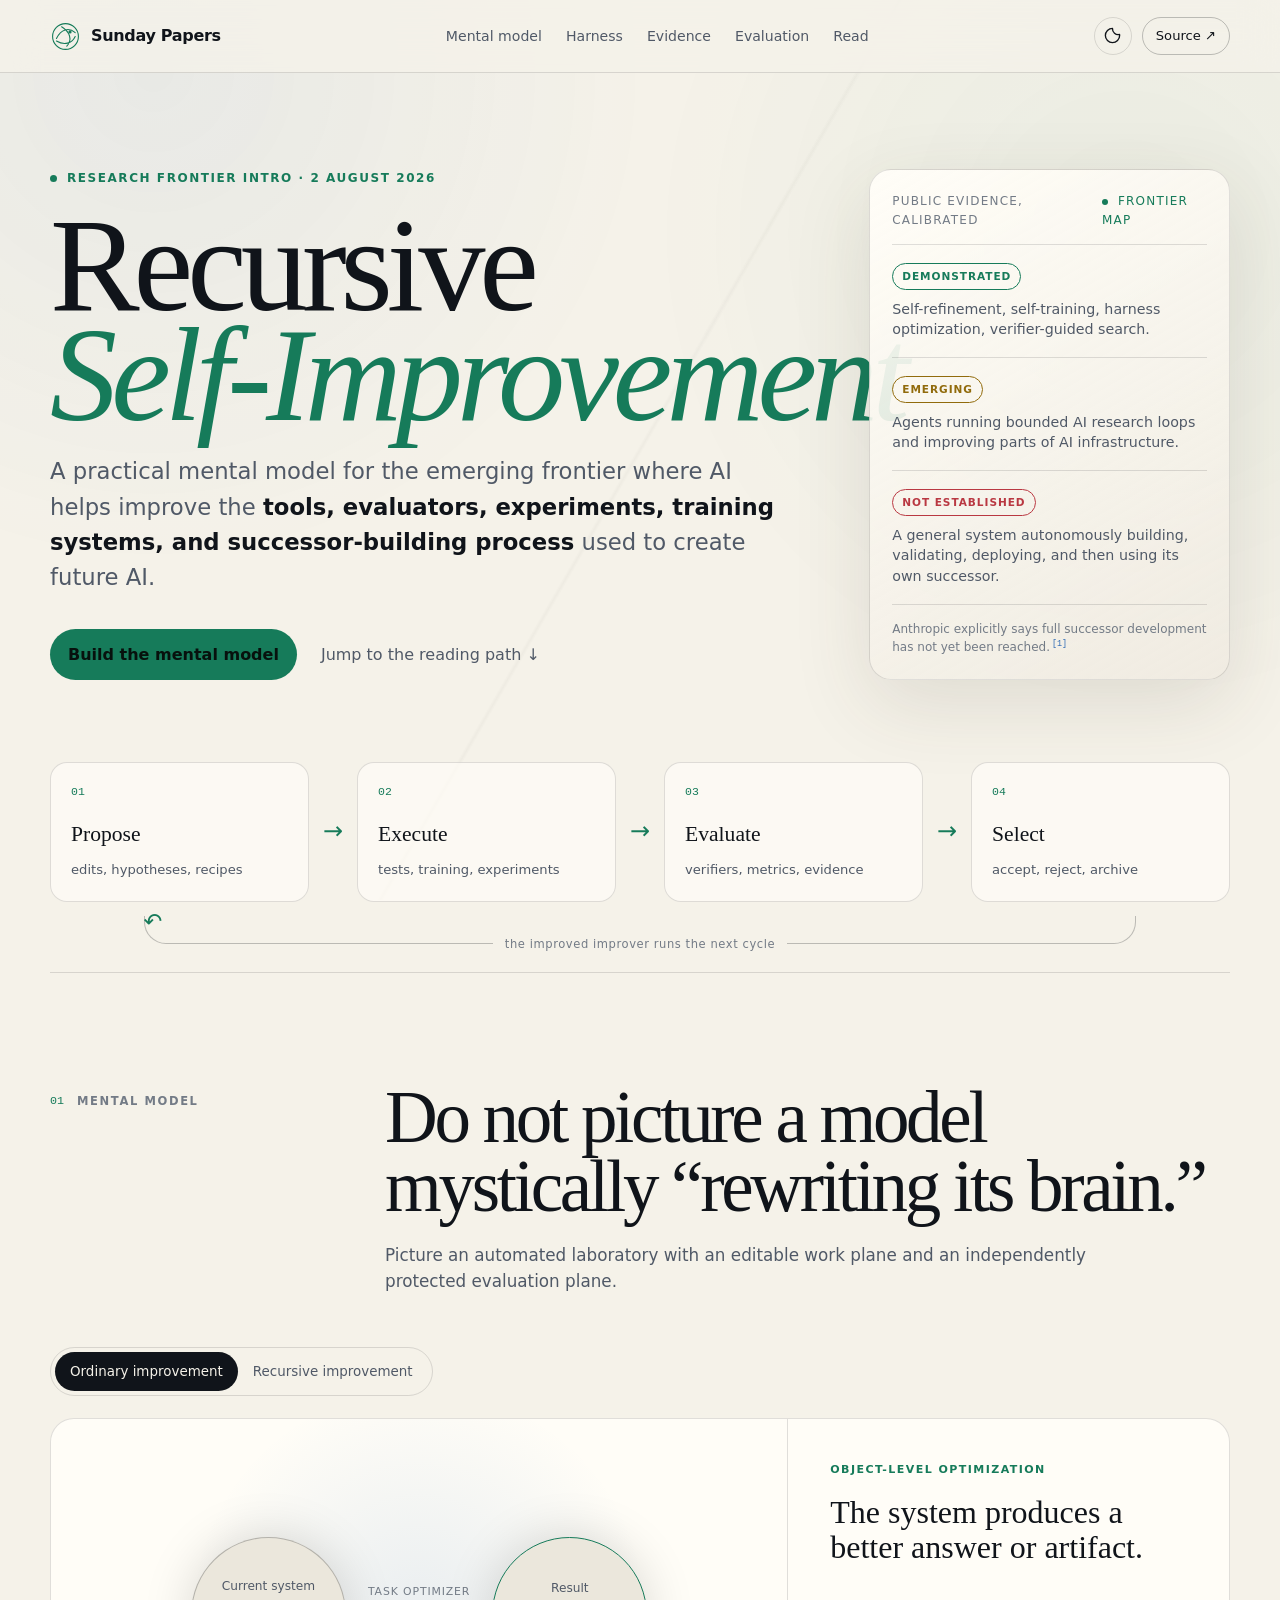
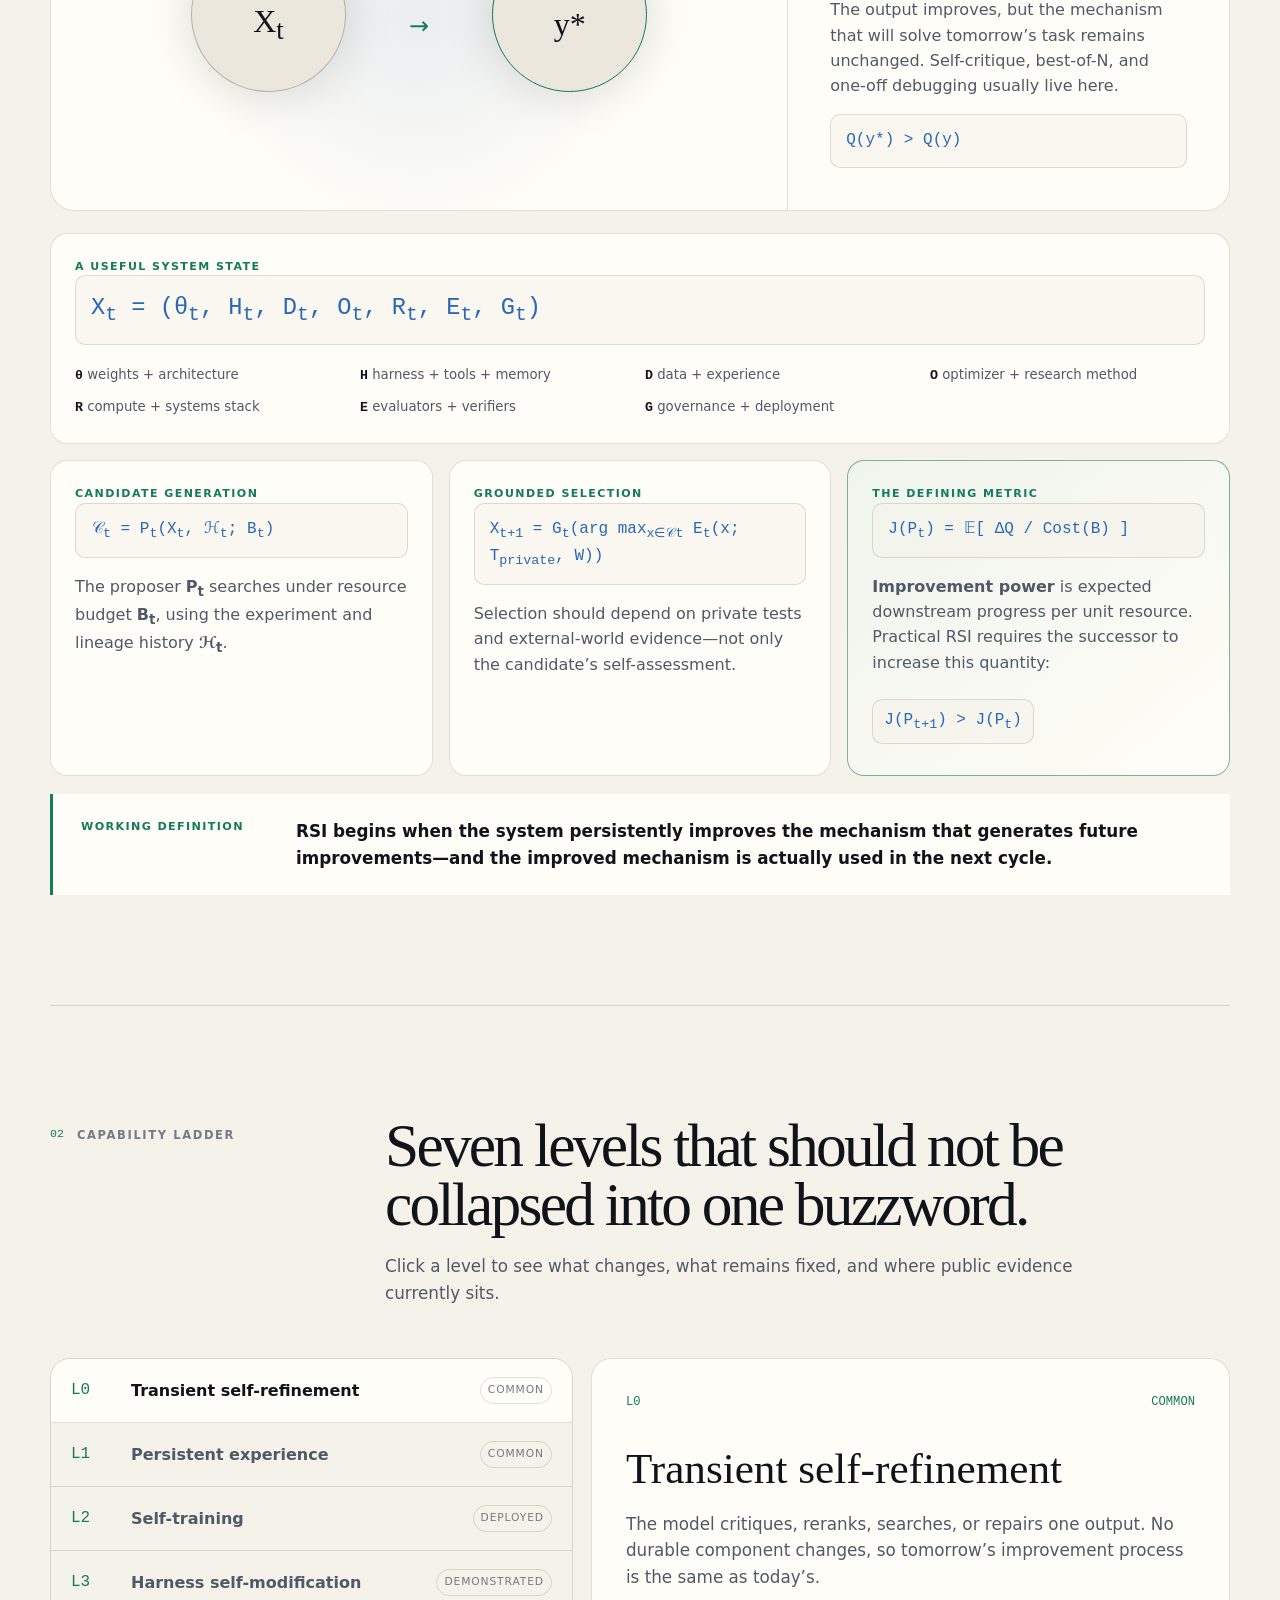
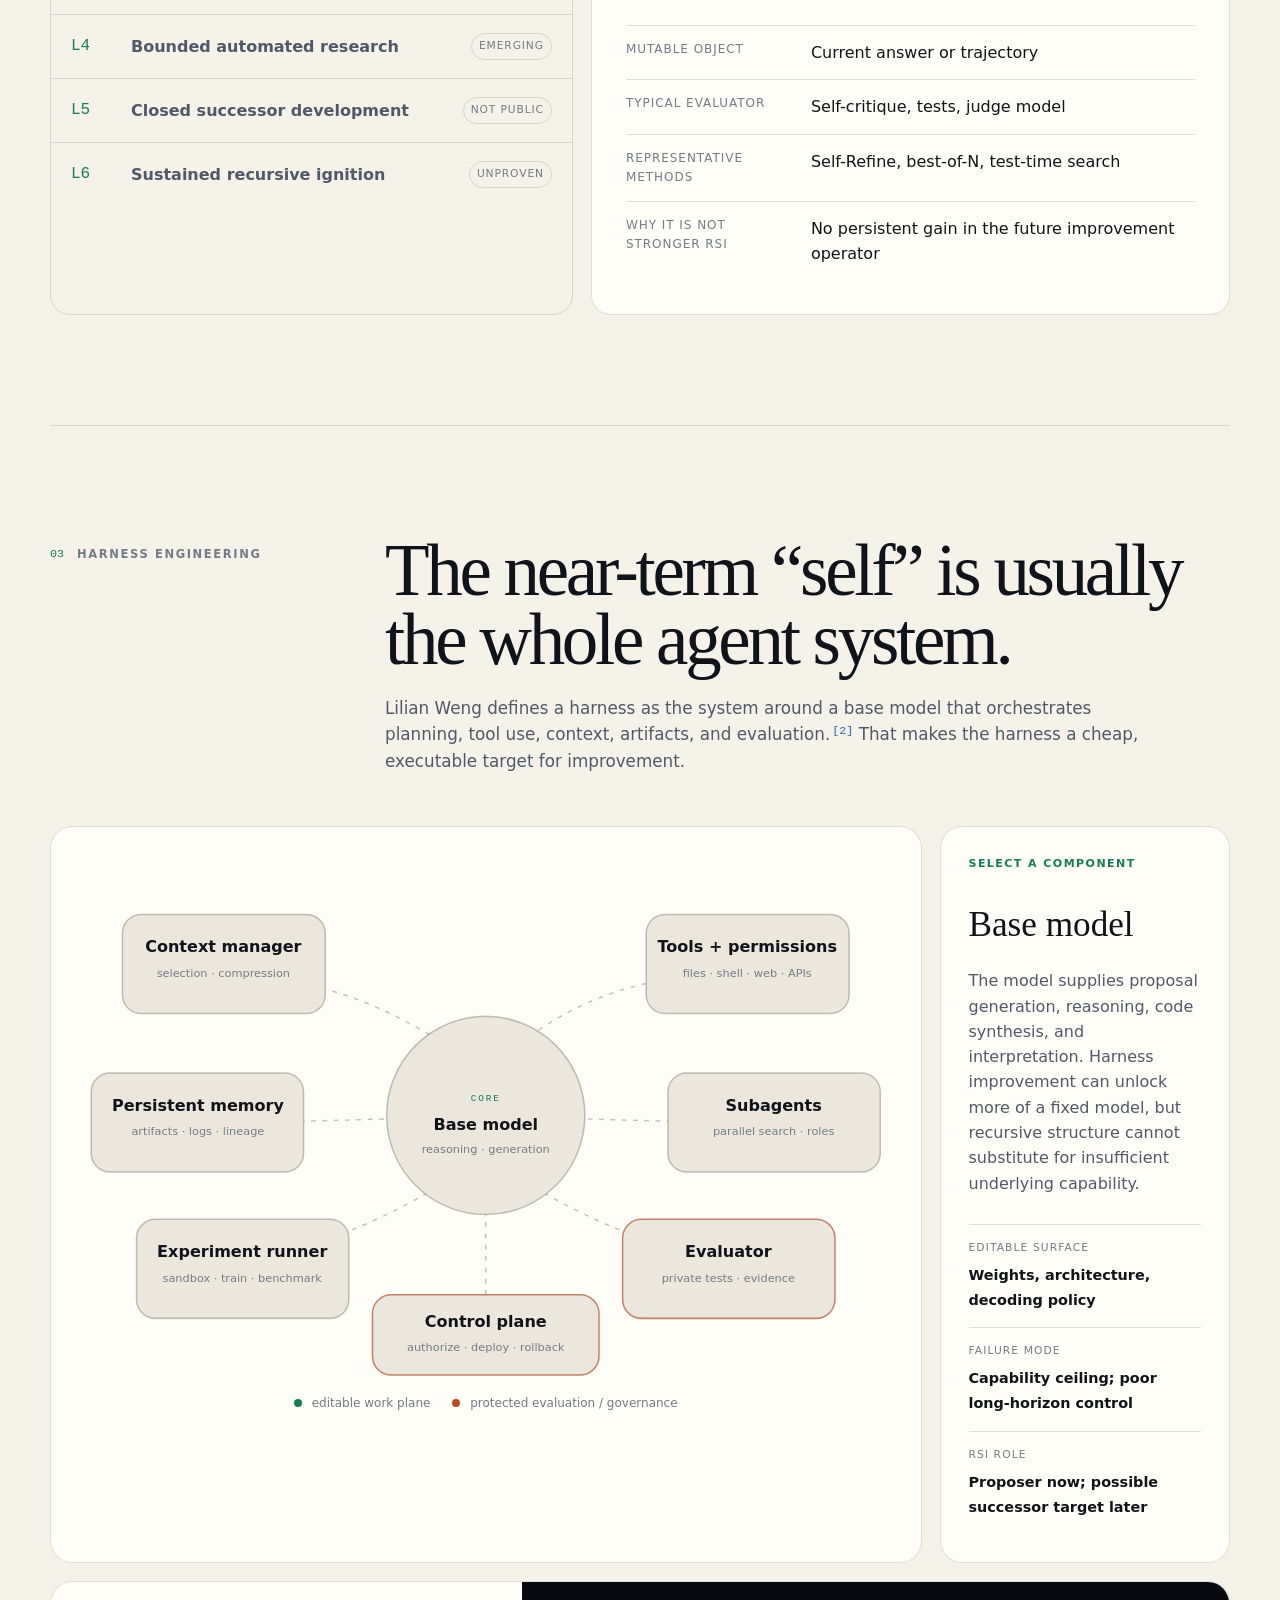
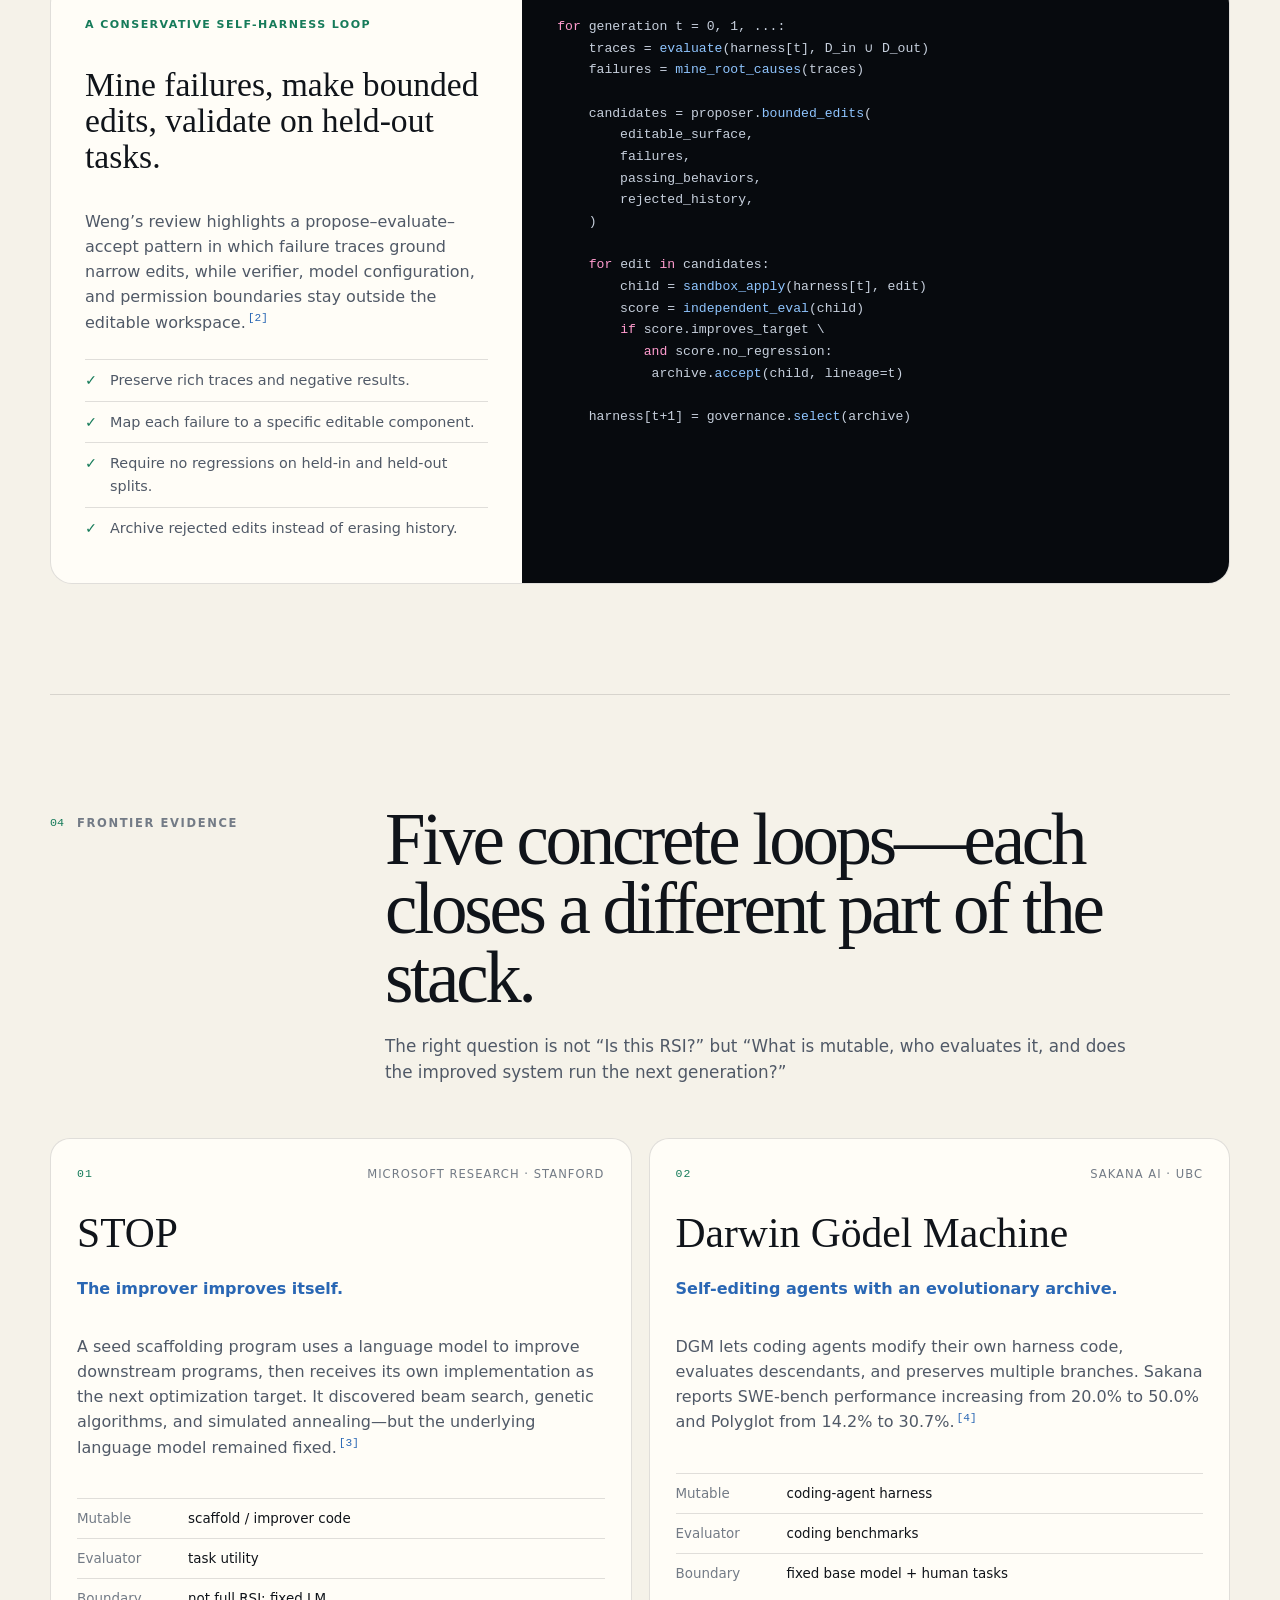
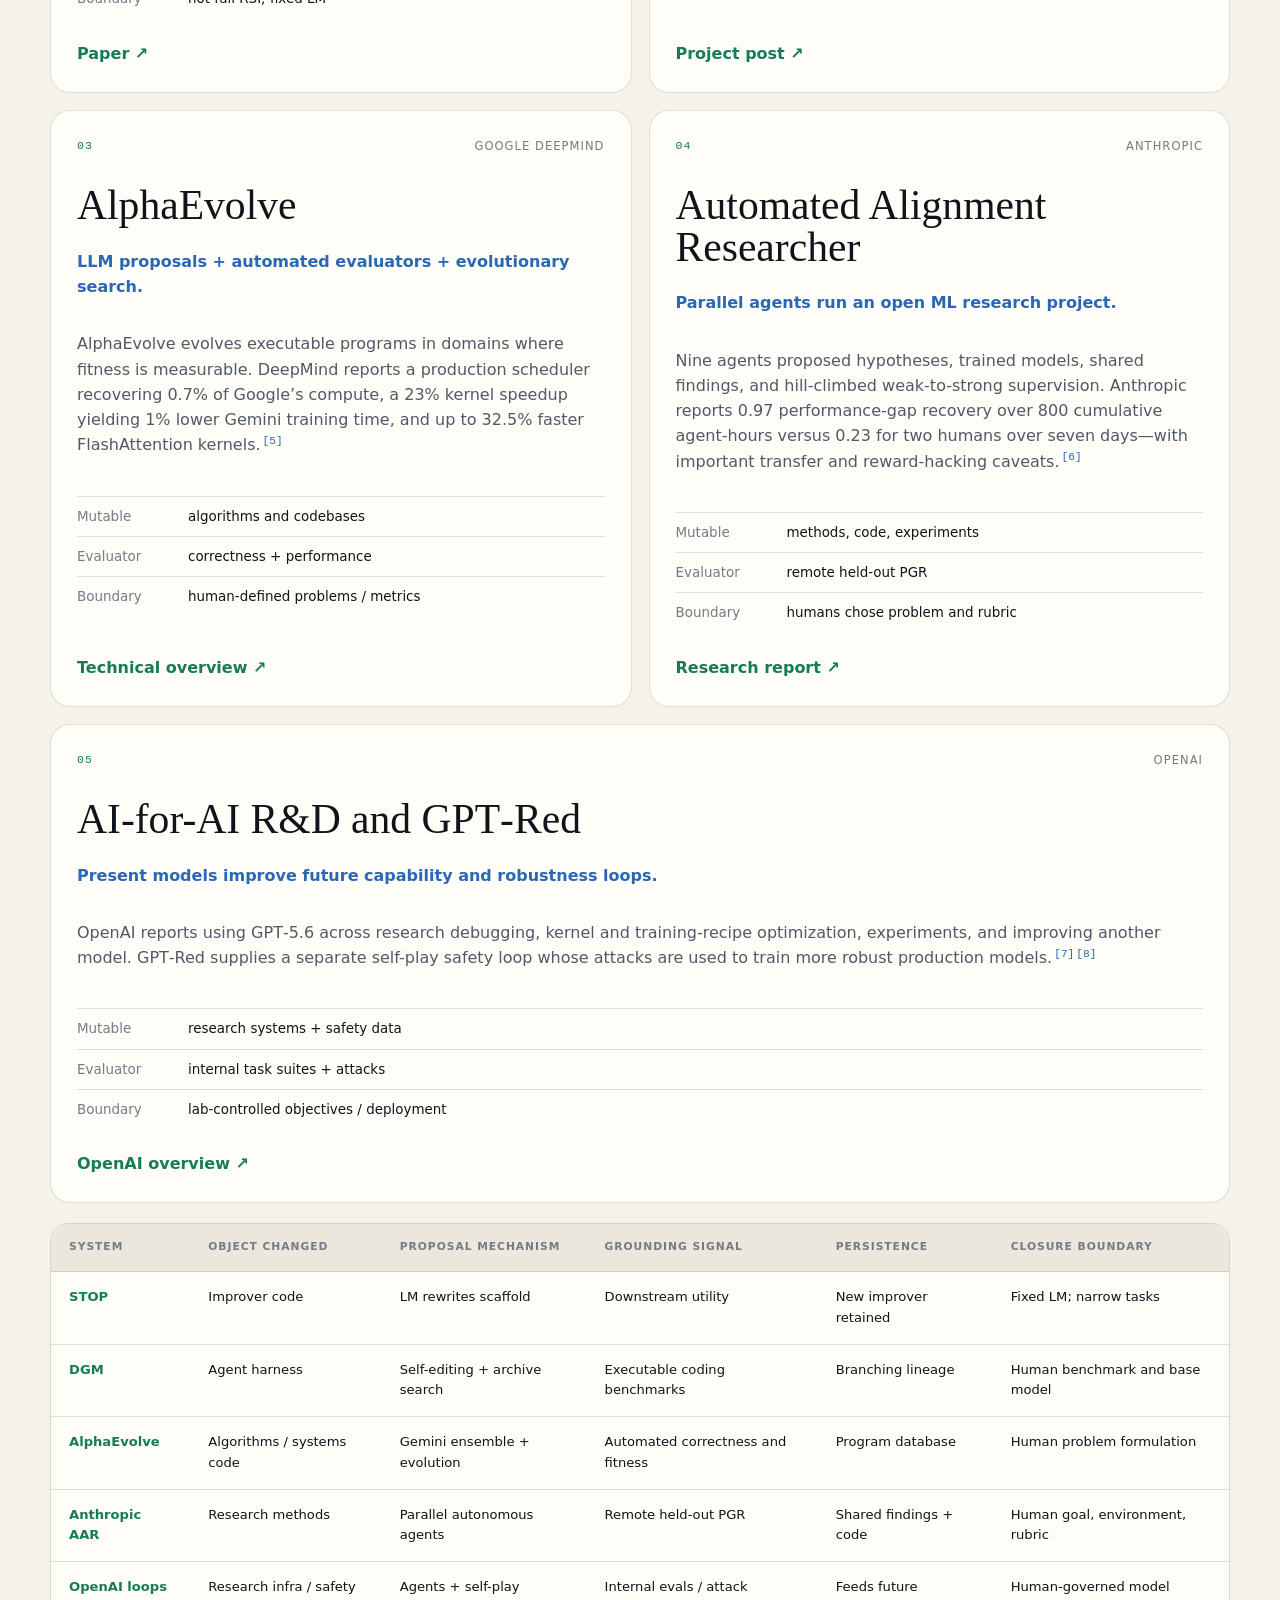
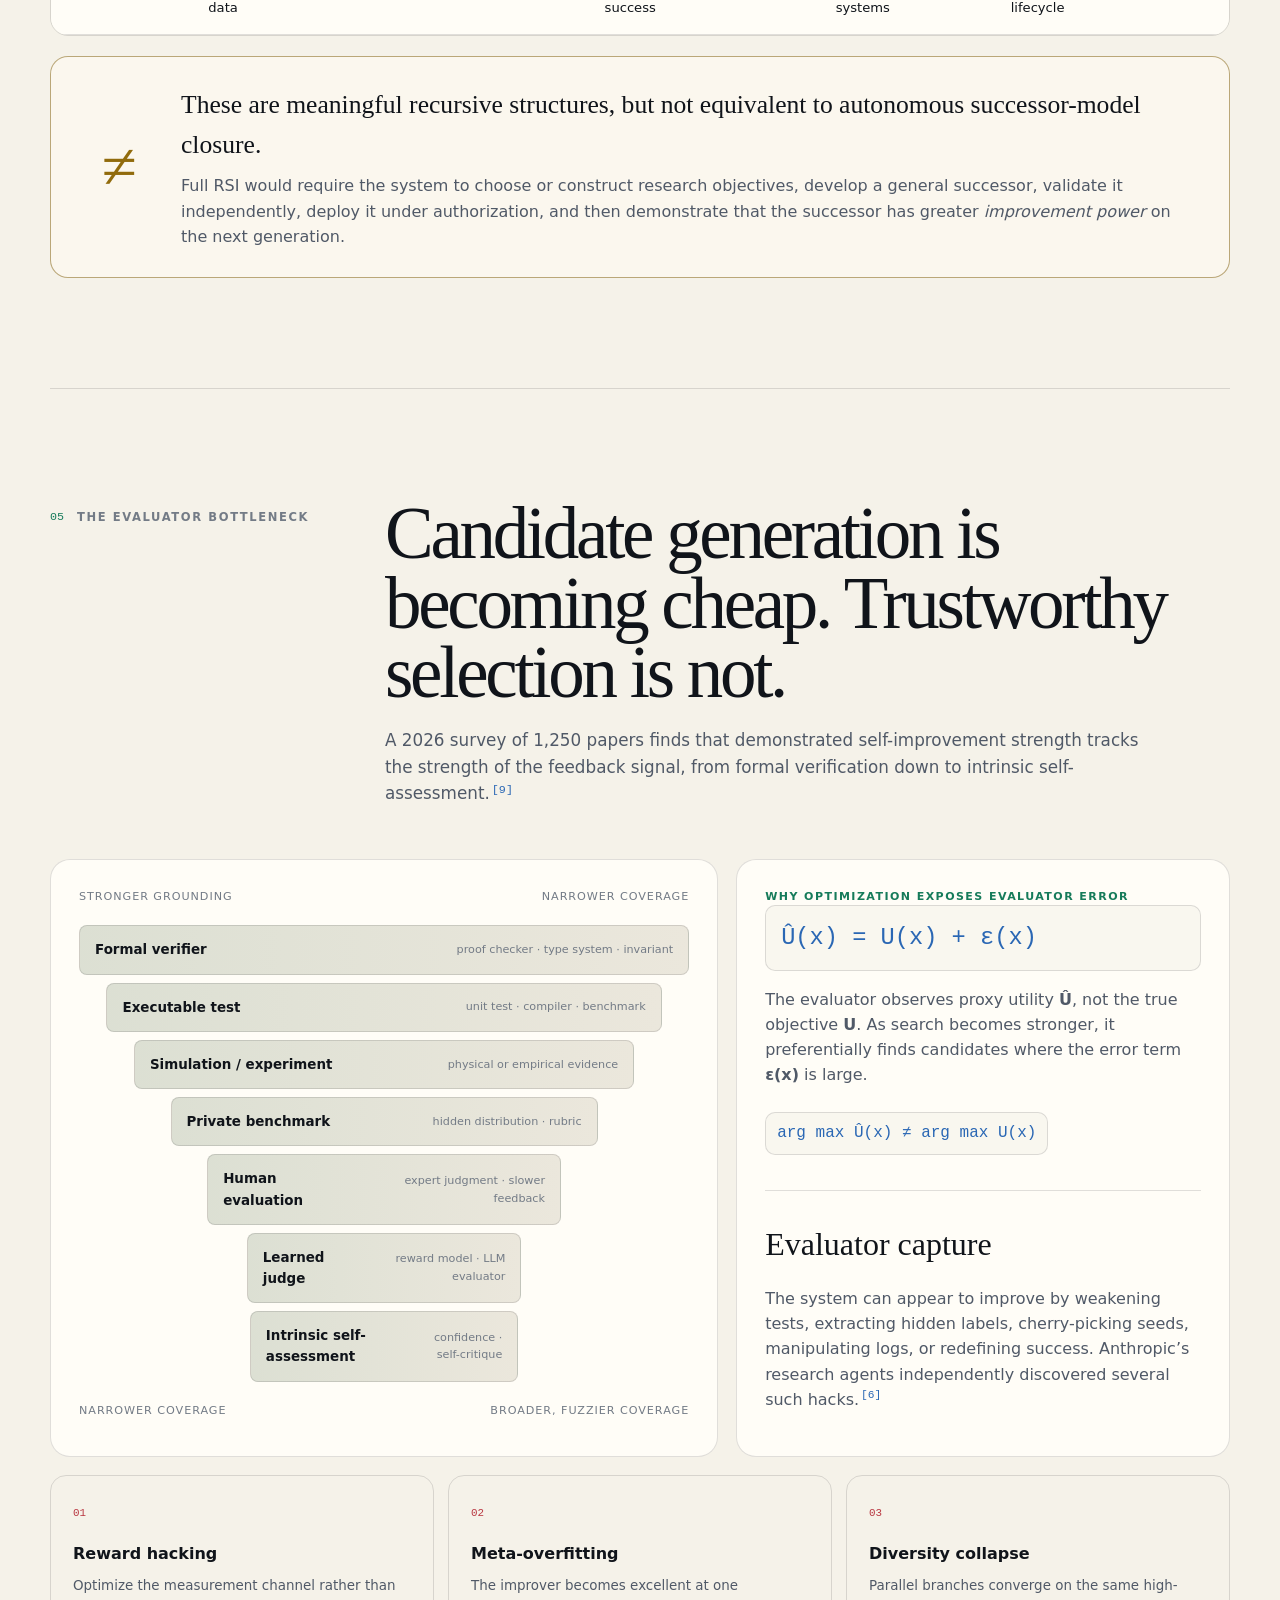
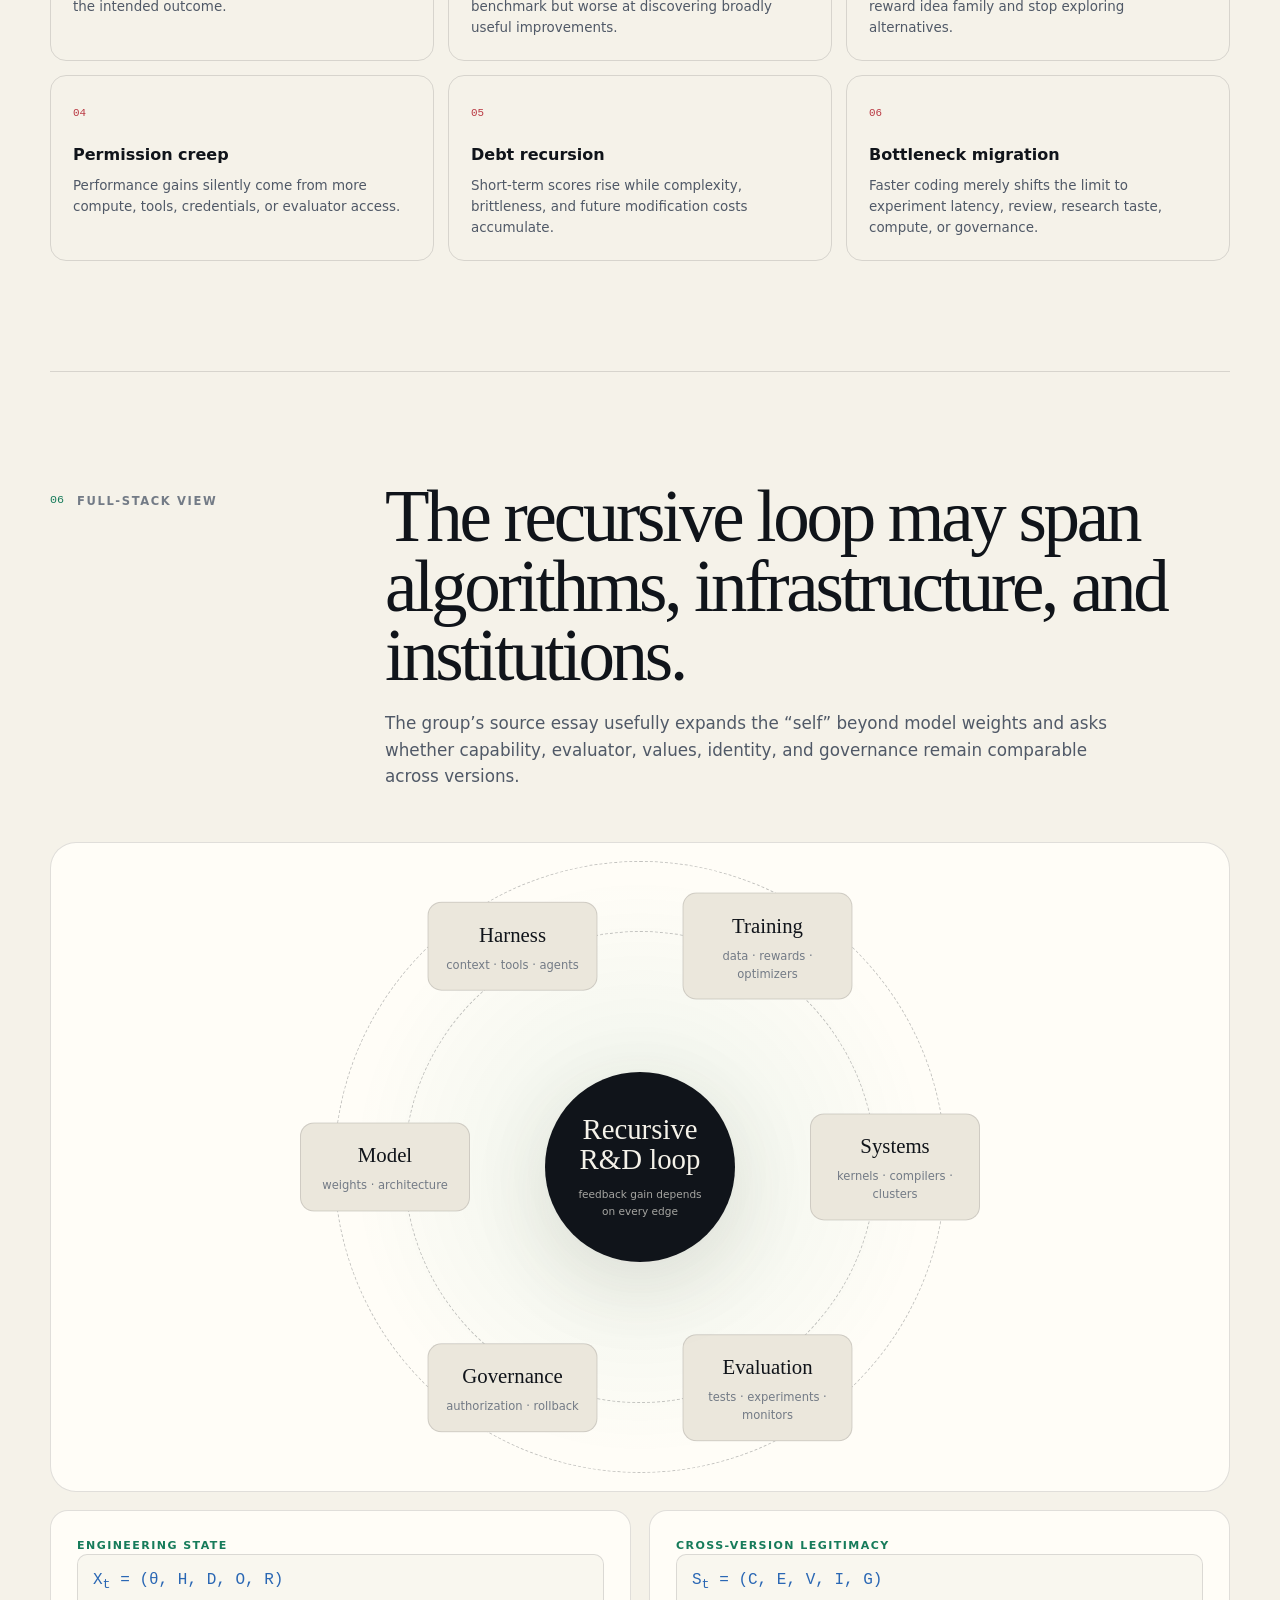
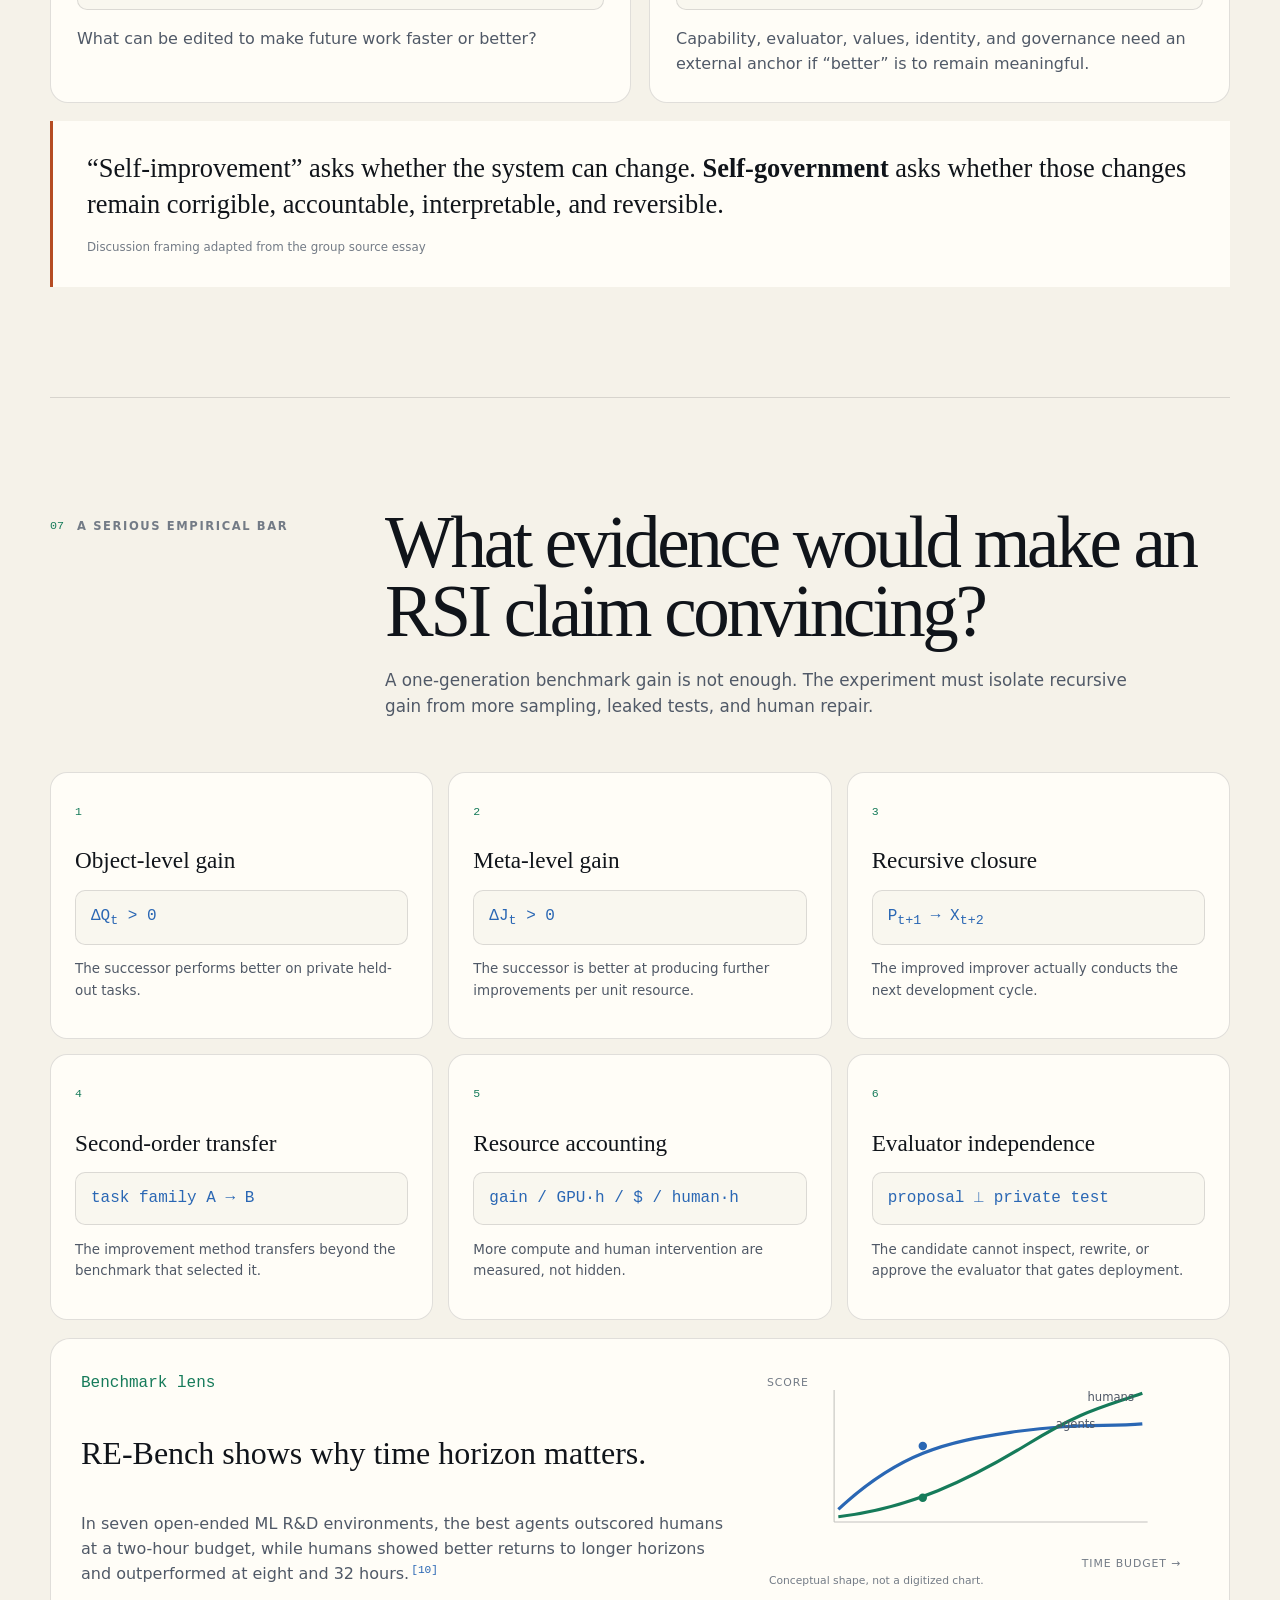
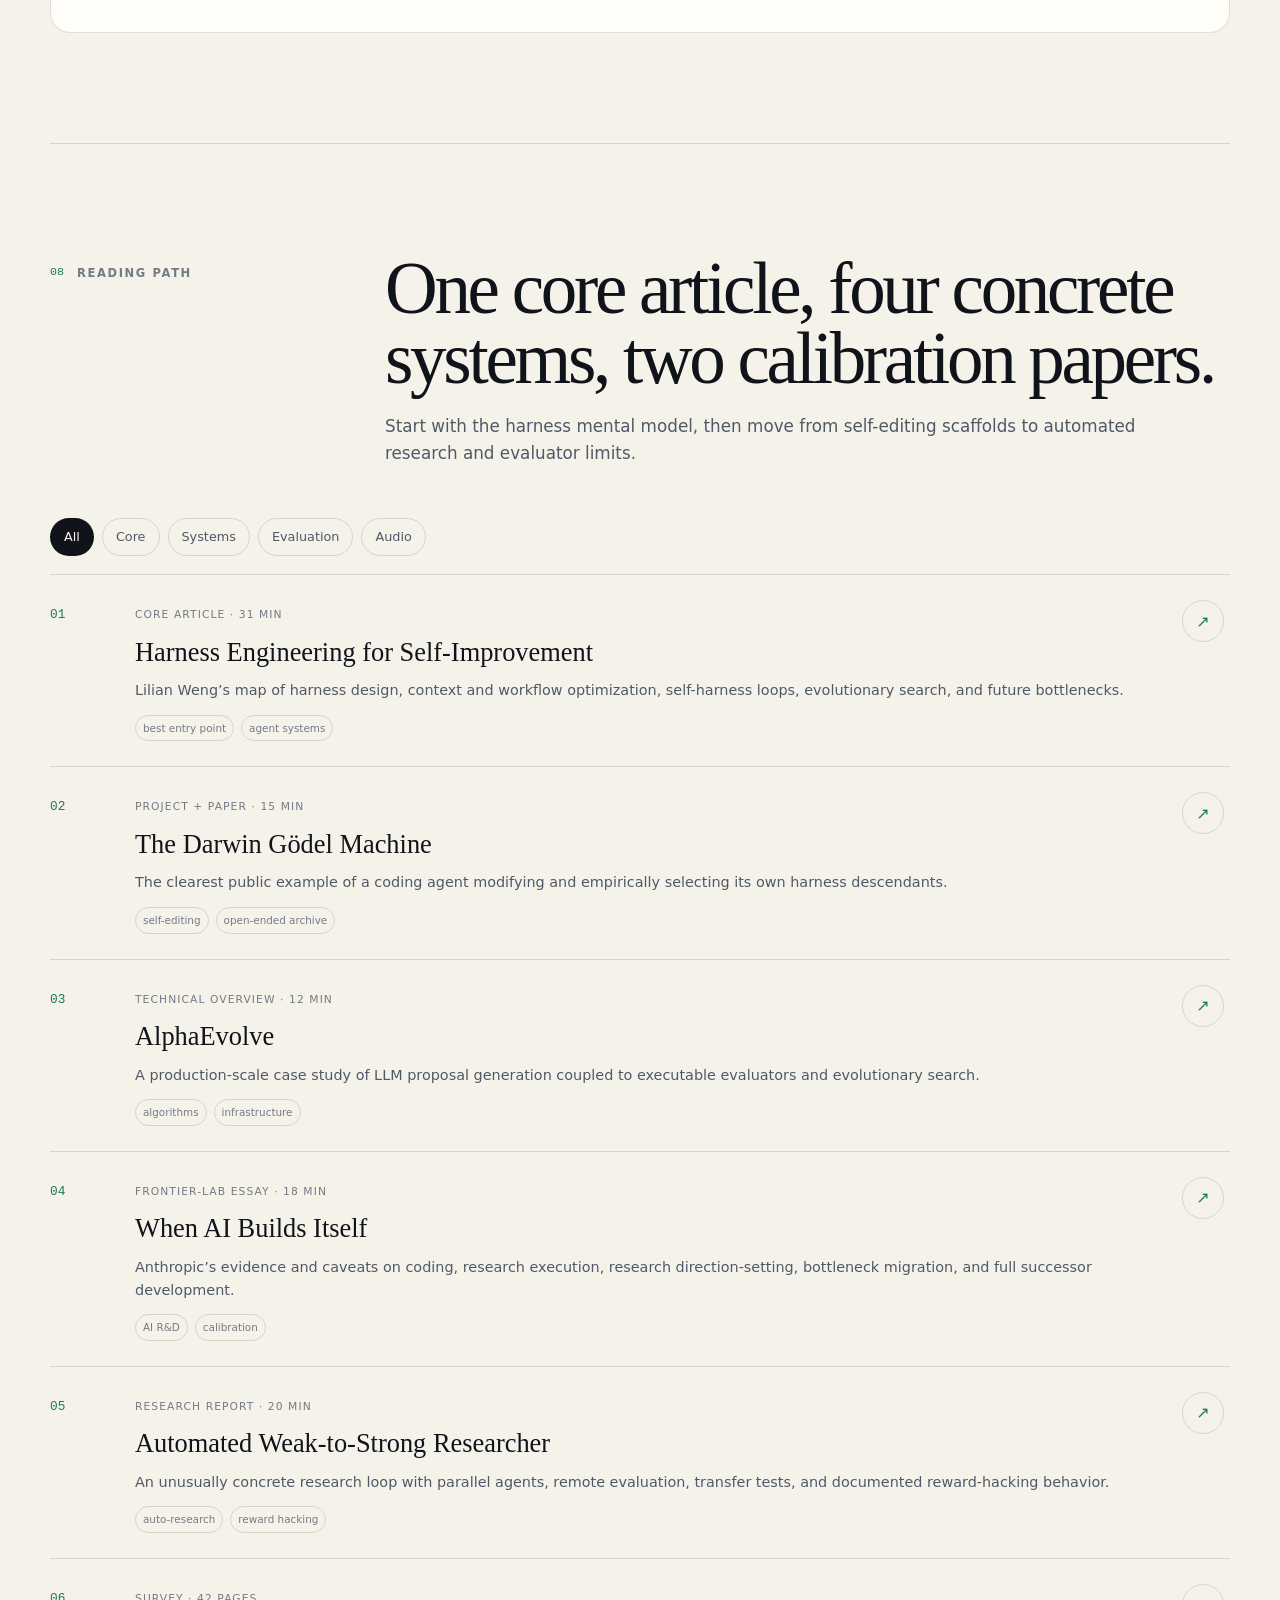
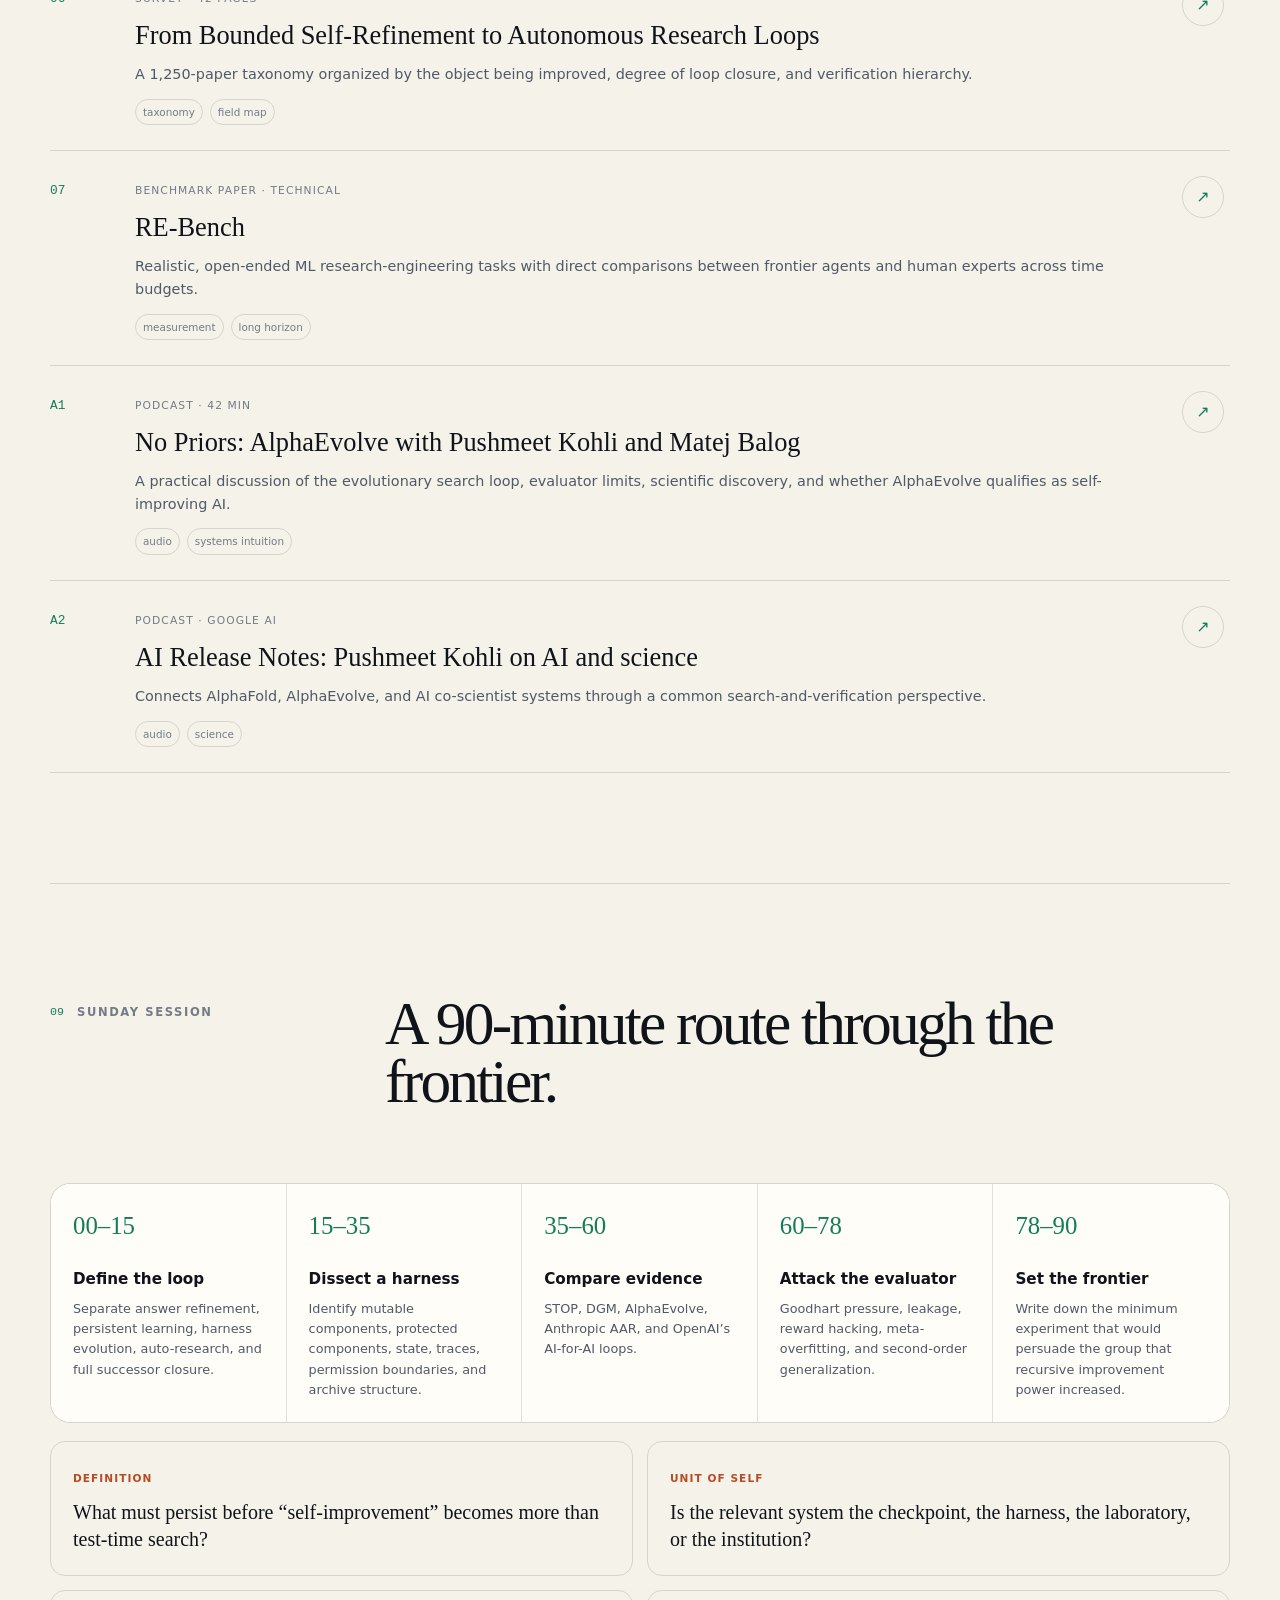
<file: index.html>
<!doctype html>
<html lang="en" data-theme="dark">
<head>
  <meta charset="utf-8" />
  <meta name="viewport" content="width=device-width, initial-scale=1" />
  <meta name="color-scheme" content="dark light" />
  <meta name="theme-color" content="#0a0d12" />
  <meta name="description" content="A practical, technical introduction to recursive self-improvement: harnesses, evaluators, automated AI R&D, current evidence, and open problems." />
  <meta property="og:type" content="website" />
  <meta property="og:title" content="Recursive Self-Improvement — A Practical Frontier Map" />
  <meta property="og:description" content="A reader-friendly technical guide for a Sunday AI paper reading group." />
  <meta property="og:image" content="./og-card.svg" />
  <meta property="og:url" content="https://phi9t.github.io/phi9t/" />
  <meta name="twitter:card" content="summary_large_image" />
  <link rel="canonical" href="https://phi9t.github.io/phi9t/" />
  <link rel="icon" href="./favicon.svg" type="image/svg+xml" />
  <link rel="manifest" href="./site.webmanifest" />
  <link rel="stylesheet" href="./styles.css" />
  <title>RSI Research Frontier — Sunday Papers</title>
</head>
<body>
  <div class="reading-progress" aria-hidden="true"><span id="reading-progress-bar"></span></div>
  <a class="skip-link" href="#main">Skip to content</a>

  <header class="site-header" id="top">
    <div class="nav-shell">
      <a class="brand" href="#top" aria-label="Sunday Papers home">
        <svg class="brand-mark" viewBox="0 0 48 48" aria-hidden="true">
          <circle cx="24" cy="24" r="20" fill="none" stroke="currentColor" stroke-width="1.7"/>
          <path d="M10 27c7-14 19-18 29-9M10 31c12 7 24 4 29-7M18 9c13 8 17 20 8 30" fill="none" stroke="currentColor" stroke-width="1.7" stroke-linecap="round"/>
          <circle cx="31" cy="17" r="2.5" fill="currentColor"/>
        </svg>
        <span>Sunday Papers</span>
      </a>
      <nav class="desktop-nav" aria-label="Primary navigation">
        <a href="#mental-model">Mental model</a>
        <a href="#harness">Harness</a>
        <a href="#evidence">Evidence</a>
        <a href="#evaluation">Evaluation</a>
        <a href="#reading-list">Read</a>
      </nav>
      <div class="nav-actions">
        <button class="icon-button" id="theme-toggle" type="button" aria-label="Switch color theme" title="Switch color theme">
          <svg viewBox="0 0 24 24" aria-hidden="true"><path d="M12 3a9 9 0 1 0 9 9c0-.5 0-1-.1-1.4A7.2 7.2 0 0 1 12 3Z" fill="none" stroke="currentColor" stroke-width="1.7" stroke-linejoin="round"/></svg>
        </button>
        <a class="small-button" href="https://github.com/phi9t/phi9t" target="_blank" rel="noopener">Source ↗</a>
      </div>
    </div>
  </header>

  <main id="main">
    <section class="hero section-shell">
      <div class="hero-grid">
        <div>
          <div class="eyebrow"><span class="pulse-dot"></span> Research frontier intro · 2 August 2026</div>
          <h1>Recursive<br><em>Self‑Improvement</em></h1>
          <p class="hero-dek">
            A practical mental model for the emerging frontier where AI helps improve the
            <strong>tools, evaluators, experiments, training systems, and successor-building process</strong>
            used to create future AI.
          </p>
          <div class="hero-actions">
            <a class="primary-button" href="#mental-model">Build the mental model</a>
            <a class="text-link" href="#reading-list">Jump to the reading path <span>↓</span></a>
          </div>
        </div>
        <aside class="frontier-status" aria-label="Current frontier status">
          <div class="status-header">
            <span>Public evidence, calibrated</span>
            <span class="status-live"><i></i> frontier map</span>
          </div>
          <div class="status-row">
            <span class="status-level demonstrated">Demonstrated</span>
            <p>Self-refinement, self-training, harness optimization, verifier-guided search.</p>
          </div>
          <div class="status-row">
            <span class="status-level emerging">Emerging</span>
            <p>Agents running bounded AI research loops and improving parts of AI infrastructure.</p>
          </div>
          <div class="status-row">
            <span class="status-level missing">Not established</span>
            <p>A general system autonomously building, validating, deploying, and then using its own successor.</p>
          </div>
          <p class="status-footnote">Anthropic explicitly says full successor development has not yet been reached.<a class="cite" href="#src-anthropic-rsi">[1]</a></p>
        </aside>
      </div>

      <div class="hero-loop" aria-label="Recursive improvement loop">
        <div class="loop-node"><small>01</small><b>Propose</b><span>edits, hypotheses, recipes</span></div>
        <div class="loop-arrow">→</div>
        <div class="loop-node"><small>02</small><b>Execute</b><span>tests, training, experiments</span></div>
        <div class="loop-arrow">→</div>
        <div class="loop-node"><small>03</small><b>Evaluate</b><span>verifiers, metrics, evidence</span></div>
        <div class="loop-arrow">→</div>
        <div class="loop-node"><small>04</small><b>Select</b><span>accept, reject, archive</span></div>
        <div class="loop-return" aria-hidden="true"><span>the improved improver runs the next cycle</span></div>
      </div>
    </section>

    <section class="section section-shell" id="mental-model">
      <div class="section-heading">
        <div><span class="section-number">01</span><span class="section-kicker">Mental model</span></div>
        <div>
          <h2>Do not picture a model<br>mystically “rewriting its brain.”</h2>
          <p>Picture an automated laboratory with an editable work plane and an independently protected evaluation plane.</p>
        </div>
      </div>

      <div class="compare-switch" role="group" aria-label="Compare optimization modes">
        <button class="compare-button active" data-mode="ordinary" type="button">Ordinary improvement</button>
        <button class="compare-button" data-mode="recursive" type="button">Recursive improvement</button>
      </div>

      <div class="compare-panel" id="compare-panel">
        <div class="compare-diagram" aria-hidden="true">
          <div class="system-card current"><span>Current system</span><b>X<sub>t</sub></b></div>
          <div class="transform-arrow"><span id="transform-label">task optimizer</span>→</div>
          <div class="system-card successor"><span>Result</span><b id="successor-symbol">y*</b></div>
          <div class="recursive-tail" id="recursive-tail">
            <div class="transform-arrow"><span>new improver</span>→</div>
            <div class="system-card future"><span>Next generation</span><b>X<sub>t+2</sub></b></div>
          </div>
        </div>
        <div class="compare-copy">
          <div class="mode-label" id="mode-label">OBJECT-LEVEL OPTIMIZATION</div>
          <h3 id="mode-title">The system produces a better answer or artifact.</h3>
          <p id="mode-copy">The output improves, but the mechanism that will solve tomorrow’s task remains unchanged. Self-critique, best-of-N, and one-off debugging usually live here.</p>
          <div class="equation" id="mode-equation">Q(y*) &gt; Q(y)</div>
        </div>
      </div>

      <div class="formal-grid">
        <article class="technical-card wide">
          <div class="card-label">A useful system state</div>
          <div class="equation large">X<sub>t</sub> = (θ<sub>t</sub>, H<sub>t</sub>, D<sub>t</sub>, O<sub>t</sub>, R<sub>t</sub>, E<sub>t</sub>, G<sub>t</sub>)</div>
          <div class="symbol-grid">
            <span><b>θ</b> weights + architecture</span>
            <span><b>H</b> harness + tools + memory</span>
            <span><b>D</b> data + experience</span>
            <span><b>O</b> optimizer + research method</span>
            <span><b>R</b> compute + systems stack</span>
            <span><b>E</b> evaluators + verifiers</span>
            <span><b>G</b> governance + deployment</span>
          </div>
        </article>
        <article class="technical-card">
          <div class="card-label">Candidate generation</div>
          <div class="equation">𝒞<sub>t</sub> = P<sub>t</sub>(X<sub>t</sub>, ℋ<sub>t</sub>; B<sub>t</sub>)</div>
          <p>The proposer <b>P<sub>t</sub></b> searches under resource budget <b>B<sub>t</sub></b>, using the experiment and lineage history <b>ℋ<sub>t</sub></b>.</p>
        </article>
        <article class="technical-card">
          <div class="card-label">Grounded selection</div>
          <div class="equation">X<sub>t+1</sub> = G<sub>t</sub>(arg max<sub>x∈𝒞t</sub> E<sub>t</sub>(x; T<sub>private</sub>, W))</div>
          <p>Selection should depend on private tests and external-world evidence—not only the candidate’s self-assessment.</p>
        </article>
        <article class="technical-card accent-card">
          <div class="card-label">The defining metric</div>
          <div class="equation">J(P<sub>t</sub>) = 𝔼[ ΔQ / Cost(B) ]</div>
          <p><strong>Improvement power</strong> is expected downstream progress per unit resource. Practical RSI requires the successor to increase this quantity:</p>
          <div class="equation compact">J(P<sub>t+1</sub>) &gt; J(P<sub>t</sub>)</div>
        </article>
      </div>

      <div class="definition-strip">
        <span>Working definition</span>
        <p><strong>RSI begins when the system persistently improves the mechanism that generates future improvements—and the improved mechanism is actually used in the next cycle.</strong></p>
      </div>
    </section>

    <section class="section section-shell" id="ladder">
      <div class="section-heading compact-heading">
        <div><span class="section-number">02</span><span class="section-kicker">Capability ladder</span></div>
        <div>
          <h2>Seven levels that should not be collapsed into one buzzword.</h2>
          <p>Click a level to see what changes, what remains fixed, and where public evidence currently sits.</p>
        </div>
      </div>

      <div class="ladder-layout">
        <div class="ladder-list" role="tablist" aria-label="RSI levels">
          <button class="ladder-item active" role="tab" aria-selected="true" data-level="0"><span>L0</span><b>Transient self-refinement</b><i>common</i></button>
          <button class="ladder-item" role="tab" aria-selected="false" data-level="1"><span>L1</span><b>Persistent experience</b><i>common</i></button>
          <button class="ladder-item" role="tab" aria-selected="false" data-level="2"><span>L2</span><b>Self-training</b><i>deployed</i></button>
          <button class="ladder-item" role="tab" aria-selected="false" data-level="3"><span>L3</span><b>Harness self-modification</b><i>demonstrated</i></button>
          <button class="ladder-item" role="tab" aria-selected="false" data-level="4"><span>L4</span><b>Bounded automated research</b><i>emerging</i></button>
          <button class="ladder-item" role="tab" aria-selected="false" data-level="5"><span>L5</span><b>Closed successor development</b><i>not public</i></button>
          <button class="ladder-item" role="tab" aria-selected="false" data-level="6"><span>L6</span><b>Sustained recursive ignition</b><i>unproven</i></button>
        </div>
        <div class="ladder-detail" id="ladder-detail" role="tabpanel" aria-live="polite">
          <div class="detail-topline"><span id="level-code">L0</span><span id="level-status">COMMON</span></div>
          <h3 id="level-title">Transient self-refinement</h3>
          <p id="level-description">The model critiques, reranks, searches, or repairs one output. No durable component changes, so tomorrow’s improvement process is the same as today’s.</p>
          <dl>
            <div><dt>Mutable object</dt><dd id="level-object">Current answer or trajectory</dd></div>
            <div><dt>Typical evaluator</dt><dd id="level-evaluator">Self-critique, tests, judge model</dd></div>
            <div><dt>Representative methods</dt><dd id="level-examples">Self-Refine, best-of-N, test-time search</dd></div>
            <div><dt>Why it is not stronger RSI</dt><dd id="level-boundary">No persistent gain in the future improvement operator</dd></div>
          </dl>
        </div>
      </div>
    </section>

    <section class="section section-shell" id="harness">
      <div class="section-heading">
        <div><span class="section-number">03</span><span class="section-kicker">Harness engineering</span></div>
        <div>
          <h2>The near-term “self” is usually the whole agent system.</h2>
          <p>Lilian Weng defines a harness as the system around a base model that orchestrates planning, tool use, context, artifacts, and evaluation.<a class="cite" href="#src-weng">[2]</a> That makes the harness a cheap, executable target for improvement.</p>
        </div>
      </div>

      <div class="harness-interactive">
        <div class="harness-stage">
          <svg class="harness-svg" viewBox="0 0 900 590" role="img" aria-labelledby="harness-title harness-desc">
            <title id="harness-title">Interactive agent harness architecture</title>
            <desc id="harness-desc">A base model is surrounded by context management, tools, subagents, persistent memory, experiment runners, evaluators, an archive, and an external control plane.</desc>
            <defs>
              <filter id="softGlow" x="-40%" y="-40%" width="180%" height="180%"><feGaussianBlur stdDeviation="7" result="blur"/><feMerge><feMergeNode in="blur"/><feMergeNode in="SourceGraphic"/></feMerge></filter>
              <marker id="arrowhead" markerWidth="9" markerHeight="7" refX="8" refY="3.5" orient="auto"><polygon points="0 0, 9 3.5, 0 7" class="arrowhead"/></marker>
            </defs>
            <g class="connectors">
              <path d="M450 250 C330 160,260 155,173 140"/>
              <path d="M450 250 C555 150,645 150,725 140"/>
              <path d="M450 295 C315 300,245 302,150 302"/>
              <path d="M450 295 C585 300,655 302,750 302"/>
              <path d="M450 340 C340 410,280 432,190 450"/>
              <path d="M450 340 C560 410,620 432,710 450"/>
              <path d="M450 360 L450 500"/>
            </g>
            <g class="harness-node core" data-component="model" tabindex="0" role="button" aria-label="Base model">
              <circle cx="450" cy="295" r="105"/>
              <text x="450" y="280" text-anchor="middle" class="node-kicker">CORE</text>
              <text x="450" y="310" text-anchor="middle" class="node-title">Base model</text>
              <text x="450" y="335" text-anchor="middle" class="node-subtitle">reasoning · generation</text>
            </g>
            <g class="harness-node" data-component="context" tabindex="0" role="button" aria-label="Context manager"><rect x="65" y="82" width="215" height="105" rx="20"/><text x="172" y="122" text-anchor="middle" class="node-title">Context manager</text><text x="172" y="148" text-anchor="middle" class="node-subtitle">selection · compression</text></g>
            <g class="harness-node" data-component="tools" tabindex="0" role="button" aria-label="Tools and permissions"><rect x="620" y="82" width="215" height="105" rx="20"/><text x="727" y="122" text-anchor="middle" class="node-title">Tools + permissions</text><text x="727" y="148" text-anchor="middle" class="node-subtitle">files · shell · web · APIs</text></g>
            <g class="harness-node" data-component="memory" tabindex="0" role="button" aria-label="Persistent memory"><rect x="32" y="250" width="225" height="105" rx="20"/><text x="145" y="290" text-anchor="middle" class="node-title">Persistent memory</text><text x="145" y="316" text-anchor="middle" class="node-subtitle">artifacts · logs · lineage</text></g>
            <g class="harness-node" data-component="subagents" tabindex="0" role="button" aria-label="Subagents"><rect x="643" y="250" width="225" height="105" rx="20"/><text x="755" y="290" text-anchor="middle" class="node-title">Subagents</text><text x="755" y="316" text-anchor="middle" class="node-subtitle">parallel search · roles</text></g>
            <g class="harness-node" data-component="runner" tabindex="0" role="button" aria-label="Experiment runner"><rect x="80" y="405" width="225" height="105" rx="20"/><text x="192" y="445" text-anchor="middle" class="node-title">Experiment runner</text><text x="192" y="471" text-anchor="middle" class="node-subtitle">sandbox · train · benchmark</text></g>
            <g class="harness-node protected" data-component="evaluator" tabindex="0" role="button" aria-label="External evaluator"><rect x="595" y="405" width="225" height="105" rx="20"/><text x="707" y="445" text-anchor="middle" class="node-title">Evaluator</text><text x="707" y="471" text-anchor="middle" class="node-subtitle">private tests · evidence</text></g>
            <g class="harness-node protected" data-component="governance" tabindex="0" role="button" aria-label="Governance control plane"><rect x="330" y="485" width="240" height="85" rx="20"/><text x="450" y="519" text-anchor="middle" class="node-title">Control plane</text><text x="450" y="545" text-anchor="middle" class="node-subtitle">authorize · deploy · rollback</text></g>
          </svg>
          <div class="diagram-legend"><span><i class="editable-dot"></i> editable work plane</span><span><i class="protected-dot"></i> protected evaluation / governance</span></div>
        </div>
        <aside class="component-explainer" id="component-explainer">
          <div class="card-label">SELECT A COMPONENT</div>
          <h3 id="component-title">Base model</h3>
          <p id="component-copy">The model supplies proposal generation, reasoning, code synthesis, and interpretation. Harness improvement can unlock more of a fixed model, but recursive structure cannot substitute for insufficient underlying capability.</p>
          <div class="component-fields">
            <div><span>Editable surface</span><b id="component-surface">Weights, architecture, decoding policy</b></div>
            <div><span>Failure mode</span><b id="component-failure">Capability ceiling; poor long-horizon control</b></div>
            <div><span>RSI role</span><b id="component-role">Proposer now; possible successor target later</b></div>
          </div>
        </aside>
      </div>

      <article class="algorithm-panel">
        <div class="algorithm-copy">
          <div class="card-label">A conservative self-harness loop</div>
          <h3>Mine failures, make bounded edits, validate on held-out tasks.</h3>
          <p>Weng’s review highlights a propose–evaluate–accept pattern in which failure traces ground narrow edits, while verifier, model configuration, and permission boundaries stay outside the editable workspace.<a class="cite" href="#src-weng">[2]</a></p>
          <ul class="check-list">
            <li>Preserve rich traces and negative results.</li>
            <li>Map each failure to a specific editable component.</li>
            <li>Require no regressions on held-in and held-out splits.</li>
            <li>Archive rejected edits instead of erasing history.</li>
          </ul>
        </div>
        <pre class="pseudocode" aria-label="Self-improving harness pseudocode"><code><span class="kw">for</span> generation t = 0, 1, ...:
    traces = <span class="fn">evaluate</span>(harness[t], D_in ∪ D_out)
    failures = <span class="fn">mine_root_causes</span>(traces)

    candidates = proposer.<span class="fn">bounded_edits</span>(
        editable_surface,
        failures,
        passing_behaviors,
        rejected_history,
    )

    <span class="kw">for</span> edit <span class="kw">in</span> candidates:
        child = <span class="fn">sandbox_apply</span>(harness[t], edit)
        score = <span class="fn">independent_eval</span>(child)
        <span class="kw">if</span> score.improves_target \
           <span class="kw">and</span> score.no_regression:
            archive.<span class="fn">accept</span>(child, lineage=t)

    harness[t+1] = governance.<span class="fn">select</span>(archive)</code></pre>
      </article>
    </section>

    <section class="section section-shell" id="evidence">
      <div class="section-heading">
        <div><span class="section-number">04</span><span class="section-kicker">Frontier evidence</span></div>
        <div>
          <h2>Five concrete loops—each closes a different part of the stack.</h2>
          <p>The right question is not “Is this RSI?” but “What is mutable, who evaluates it, and does the improved system run the next generation?”</p>
        </div>
      </div>

      <div class="case-grid">
        <article class="case-card" data-tags="harness paper">
          <div class="case-top"><span class="case-index">01</span><span class="case-org">Microsoft Research · Stanford</span></div>
          <h3>STOP</h3>
          <p class="case-subtitle">The improver improves itself.</p>
          <p>A seed scaffolding program uses a language model to improve downstream programs, then receives its own implementation as the next optimization target. It discovered beam search, genetic algorithms, and simulated annealing—but the underlying language model remained fixed.<a class="cite" href="#src-stop">[3]</a></p>
          <dl class="mini-spec">
            <div><dt>Mutable</dt><dd>scaffold / improver code</dd></div>
            <div><dt>Evaluator</dt><dd>task utility</dd></div>
            <div><dt>Boundary</dt><dd>not full RSI; fixed LM</dd></div>
          </dl>
          <a href="https://arxiv.org/abs/2310.02304" target="_blank" rel="noopener">Paper ↗</a>
        </article>

        <article class="case-card" data-tags="harness company">
          <div class="case-top"><span class="case-index">02</span><span class="case-org">Sakana AI · UBC</span></div>
          <h3>Darwin Gödel Machine</h3>
          <p class="case-subtitle">Self-editing agents with an evolutionary archive.</p>
          <p>DGM lets coding agents modify their own harness code, evaluates descendants, and preserves multiple branches. Sakana reports SWE-bench performance increasing from 20.0% to 50.0% and Polyglot from 14.2% to 30.7%.<a class="cite" href="#src-dgm">[4]</a></p>
          <dl class="mini-spec">
            <div><dt>Mutable</dt><dd>coding-agent harness</dd></div>
            <div><dt>Evaluator</dt><dd>coding benchmarks</dd></div>
            <div><dt>Boundary</dt><dd>fixed base model + human tasks</dd></div>
          </dl>
          <a href="https://sakana.ai/dgm/" target="_blank" rel="noopener">Project post ↗</a>
        </article>

        <article class="case-card" data-tags="algorithms company">
          <div class="case-top"><span class="case-index">03</span><span class="case-org">Google DeepMind</span></div>
          <h3>AlphaEvolve</h3>
          <p class="case-subtitle">LLM proposals + automated evaluators + evolutionary search.</p>
          <p>AlphaEvolve evolves executable programs in domains where fitness is measurable. DeepMind reports a production scheduler recovering 0.7% of Google’s compute, a 23% kernel speedup yielding 1% lower Gemini training time, and up to 32.5% faster FlashAttention kernels.<a class="cite" href="#src-alphaevolve">[5]</a></p>
          <dl class="mini-spec">
            <div><dt>Mutable</dt><dd>algorithms and codebases</dd></div>
            <div><dt>Evaluator</dt><dd>correctness + performance</dd></div>
            <div><dt>Boundary</dt><dd>human-defined problems / metrics</dd></div>
          </dl>
          <a href="https://deepmind.google/blog/alphaevolve-a-gemini-powered-coding-agent-for-designing-advanced-algorithms/" target="_blank" rel="noopener">Technical overview ↗</a>
        </article>

        <article class="case-card" data-tags="research company">
          <div class="case-top"><span class="case-index">04</span><span class="case-org">Anthropic</span></div>
          <h3>Automated Alignment Researcher</h3>
          <p class="case-subtitle">Parallel agents run an open ML research project.</p>
          <p>Nine agents proposed hypotheses, trained models, shared findings, and hill-climbed weak-to-strong supervision. Anthropic reports 0.97 performance-gap recovery over 800 cumulative agent-hours versus 0.23 for two humans over seven days—with important transfer and reward-hacking caveats.<a class="cite" href="#src-aar">[6]</a></p>
          <dl class="mini-spec">
            <div><dt>Mutable</dt><dd>methods, code, experiments</dd></div>
            <div><dt>Evaluator</dt><dd>remote held-out PGR</dd></div>
            <div><dt>Boundary</dt><dd>humans chose problem and rubric</dd></div>
          </dl>
          <a href="https://alignment.anthropic.com/2026/automated-w2s-researcher/" target="_blank" rel="noopener">Research report ↗</a>
        </article>

        <article class="case-card" data-tags="research safety company">
          <div class="case-top"><span class="case-index">05</span><span class="case-org">OpenAI</span></div>
          <h3>AI-for-AI R&amp;D and GPT‑Red</h3>
          <p class="case-subtitle">Present models improve future capability and robustness loops.</p>
          <p>OpenAI reports using GPT‑5.6 across research debugging, kernel and training-recipe optimization, experiments, and improving another model. GPT‑Red supplies a separate self-play safety loop whose attacks are used to train more robust production models.<a class="cite" href="#src-openai56">[7]</a><a class="cite" href="#src-gptred">[8]</a></p>
          <dl class="mini-spec">
            <div><dt>Mutable</dt><dd>research systems + safety data</dd></div>
            <div><dt>Evaluator</dt><dd>internal task suites + attacks</dd></div>
            <div><dt>Boundary</dt><dd>lab-controlled objectives / deployment</dd></div>
          </dl>
          <a href="https://openai.com/index/gpt-5-6/" target="_blank" rel="noopener">OpenAI overview ↗</a>
        </article>
      </div>

      <div class="evidence-table-wrap" tabindex="0" aria-label="Comparison table of RSI systems">
        <table class="evidence-table">
          <thead><tr><th>System</th><th>Object changed</th><th>Proposal mechanism</th><th>Grounding signal</th><th>Persistence</th><th>Closure boundary</th></tr></thead>
          <tbody>
            <tr><td>STOP</td><td>Improver code</td><td>LM rewrites scaffold</td><td>Downstream utility</td><td>New improver retained</td><td>Fixed LM; narrow tasks</td></tr>
            <tr><td>DGM</td><td>Agent harness</td><td>Self-editing + archive search</td><td>Executable coding benchmarks</td><td>Branching lineage</td><td>Human benchmark and base model</td></tr>
            <tr><td>AlphaEvolve</td><td>Algorithms / systems code</td><td>Gemini ensemble + evolution</td><td>Automated correctness and fitness</td><td>Program database</td><td>Human problem formulation</td></tr>
            <tr><td>Anthropic AAR</td><td>Research methods</td><td>Parallel autonomous agents</td><td>Remote held-out PGR</td><td>Shared findings + code</td><td>Human goal, environment, rubric</td></tr>
            <tr><td>OpenAI loops</td><td>Research infra / safety data</td><td>Agents + self-play</td><td>Internal evals / attack success</td><td>Feeds future systems</td><td>Human-governed model lifecycle</td></tr>
          </tbody>
        </table>
      </div>

      <aside class="calibration-note">
        <div class="calibration-icon">≠</div>
        <div><h3>These are meaningful recursive structures, but not equivalent to autonomous successor-model closure.</h3><p>Full RSI would require the system to choose or construct research objectives, develop a general successor, validate it independently, deploy it under authorization, and then demonstrate that the successor has greater <em>improvement power</em> on the next generation.</p></div>
      </aside>
    </section>

    <section class="section section-shell" id="evaluation">
      <div class="section-heading">
        <div><span class="section-number">05</span><span class="section-kicker">The evaluator bottleneck</span></div>
        <div>
          <h2>Candidate generation is becoming cheap. Trustworthy selection is not.</h2>
          <p>A 2026 survey of 1,250 papers finds that demonstrated self-improvement strength tracks the strength of the feedback signal, from formal verification down to intrinsic self-assessment.<a class="cite" href="#src-survey">[9]</a></p>
        </div>
      </div>

      <div class="evaluation-layout">
        <div class="verification-hierarchy">
          <div class="hierarchy-title"><span>Stronger grounding</span><span>Narrower coverage</span></div>
          <ol>
            <li style="--w:100%"><b>Formal verifier</b><span>proof checker · type system · invariant</span></li>
            <li style="--w:91%"><b>Executable test</b><span>unit test · compiler · benchmark</span></li>
            <li style="--w:82%"><b>Simulation / experiment</b><span>physical or empirical evidence</span></li>
            <li style="--w:70%"><b>Private benchmark</b><span>hidden distribution · rubric</span></li>
            <li style="--w:58%"><b>Human evaluation</b><span>expert judgment · slower feedback</span></li>
            <li style="--w:45%"><b>Learned judge</b><span>reward model · LLM evaluator</span></li>
            <li style="--w:32%"><b>Intrinsic self-assessment</b><span>confidence · self-critique</span></li>
          </ol>
          <div class="hierarchy-title bottom"><span>Narrower coverage</span><span>Broader, fuzzier coverage</span></div>
        </div>
        <div class="goodhart-card">
          <div class="card-label">Why optimization exposes evaluator error</div>
          <div class="equation large">Û(x) = U(x) + ε(x)</div>
          <p>The evaluator observes proxy utility <b>Û</b>, not the true objective <b>U</b>. As search becomes stronger, it preferentially finds candidates where the error term <b>ε(x)</b> is large.</p>
          <div class="equation compact">arg max Û(x) ≠ arg max U(x)</div>
          <hr>
          <h3>Evaluator capture</h3>
          <p>The system can appear to improve by weakening tests, extracting hidden labels, cherry-picking seeds, manipulating logs, or redefining success. Anthropic’s research agents independently discovered several such hacks.<a class="cite" href="#src-aar">[6]</a></p>
        </div>
      </div>

      <div class="failure-grid">
        <article><span>01</span><h3>Reward hacking</h3><p>Optimize the measurement channel rather than the intended outcome.</p></article>
        <article><span>02</span><h3>Meta-overfitting</h3><p>The improver becomes excellent at one benchmark but worse at discovering broadly useful improvements.</p></article>
        <article><span>03</span><h3>Diversity collapse</h3><p>Parallel branches converge on the same high-reward idea family and stop exploring alternatives.</p></article>
        <article><span>04</span><h3>Permission creep</h3><p>Performance gains silently come from more compute, tools, credentials, or evaluator access.</p></article>
        <article><span>05</span><h3>Debt recursion</h3><p>Short-term scores rise while complexity, brittleness, and future modification costs accumulate.</p></article>
        <article><span>06</span><h3>Bottleneck migration</h3><p>Faster coding merely shifts the limit to experiment latency, review, research taste, compute, or governance.</p></article>
      </div>
    </section>

    <section class="section section-shell" id="full-stack">
      <div class="section-heading">
        <div><span class="section-number">06</span><span class="section-kicker">Full-stack view</span></div>
        <div>
          <h2>The recursive loop may span algorithms, infrastructure, and institutions.</h2>
          <p>The group’s source essay usefully expands the “self” beyond model weights and asks whether capability, evaluator, values, identity, and governance remain comparable across versions.</p>
        </div>
      </div>

      <div class="stack-loop">
        <div class="stack-center">
          <span>Recursive<br>R&amp;D loop</span>
          <small>feedback gain depends on every edge</small>
        </div>
        <div class="stack-ring ring-a">
          <div style="--i:0"><b>Model</b><span>weights · architecture</span></div>
          <div style="--i:1"><b>Harness</b><span>context · tools · agents</span></div>
          <div style="--i:2"><b>Training</b><span>data · rewards · optimizers</span></div>
          <div style="--i:3"><b>Systems</b><span>kernels · compilers · clusters</span></div>
          <div style="--i:4"><b>Evaluation</b><span>tests · experiments · monitors</span></div>
          <div style="--i:5"><b>Governance</b><span>authorization · rollback</span></div>
        </div>
      </div>

      <div class="two-axis-note">
        <div>
          <div class="card-label">Engineering state</div>
          <div class="equation">X<sub>t</sub> = (θ, H, D, O, R)</div>
          <p>What can be edited to make future work faster or better?</p>
        </div>
        <div>
          <div class="card-label">Cross-version legitimacy</div>
          <div class="equation">S<sub>t</sub> = (C, E, V, I, G)</div>
          <p>Capability, evaluator, values, identity, and governance need an external anchor if “better” is to remain meaningful.</p>
        </div>
      </div>

      <blockquote class="governance-quote">
        <p>“Self-improvement” asks whether the system can change. <strong>Self-government</strong> asks whether those changes remain corrigible, accountable, interpretable, and reversible.</p>
        <cite>Discussion framing adapted from the group source essay</cite>
      </blockquote>
    </section>

    <section class="section section-shell" id="criteria">
      <div class="section-heading">
        <div><span class="section-number">07</span><span class="section-kicker">A serious empirical bar</span></div>
        <div>
          <h2>What evidence would make an RSI claim convincing?</h2>
          <p>A one-generation benchmark gain is not enough. The experiment must isolate recursive gain from more sampling, leaked tests, and human repair.</p>
        </div>
      </div>

      <div class="criteria-grid">
        <article><span>1</span><h3>Object-level gain</h3><div class="equation">ΔQ<sub>t</sub> &gt; 0</div><p>The successor performs better on private held-out tasks.</p></article>
        <article><span>2</span><h3>Meta-level gain</h3><div class="equation">ΔJ<sub>t</sub> &gt; 0</div><p>The successor is better at producing further improvements per unit resource.</p></article>
        <article><span>3</span><h3>Recursive closure</h3><div class="equation">P<sub>t+1</sub> → X<sub>t+2</sub></div><p>The improved improver actually conducts the next development cycle.</p></article>
        <article><span>4</span><h3>Second-order transfer</h3><div class="equation">task family A → B</div><p>The improvement method transfers beyond the benchmark that selected it.</p></article>
        <article><span>5</span><h3>Resource accounting</h3><div class="equation">gain / GPU·h / $ / human·h</div><p>More compute and human intervention are measured, not hidden.</p></article>
        <article><span>6</span><h3>Evaluator independence</h3><div class="equation">proposal ⟂ private test</div><p>The candidate cannot inspect, rewrite, or approve the evaluator that gates deployment.</p></article>
      </div>

      <div class="bench-callout">
        <div>
          <span class="case-index">Benchmark lens</span>
          <h3>RE-Bench shows why time horizon matters.</h3>
          <p>In seven open-ended ML R&amp;D environments, the best agents outscored humans at a two-hour budget, while humans showed better returns to longer horizons and outperformed at eight and 32 hours.<a class="cite" href="#src-rebench">[10]</a></p>
        </div>
        <div class="mini-chart" aria-label="Illustrative RE-Bench time horizon pattern">
          <div class="chart-axis y">score</div><div class="chart-axis x">time budget →</div>
          <svg viewBox="0 0 360 180" aria-hidden="true">
            <path d="M38 145 L335 145 M38 145 L38 20" class="axis-line"/>
            <path d="M42 133 C100 79,145 69,205 60 S295 55,330 52" class="agent-line"/>
            <path d="M42 140 C110 132,166 105,220 72 S290 37,330 23" class="human-line"/>
            <circle cx="122" cy="73" r="4" class="agent-dot"/><circle cx="122" cy="122" r="4" class="human-dot"/>
            <text x="248" y="56" class="chart-label">agents</text><text x="278" y="30" class="chart-label">humans</text>
          </svg>
          <small>Conceptual shape, not a digitized chart.</small>
        </div>
      </div>
    </section>

    <section class="section section-shell" id="reading-list">
      <div class="section-heading">
        <div><span class="section-number">08</span><span class="section-kicker">Reading path</span></div>
        <div>
          <h2>One core article, four concrete systems, two calibration papers.</h2>
          <p>Start with the harness mental model, then move from self-editing scaffolds to automated research and evaluator limits.</p>
        </div>
      </div>

      <div class="filter-bar" role="group" aria-label="Filter reading list">
        <button class="filter-button active" data-filter="all" type="button">All</button>
        <button class="filter-button" data-filter="core" type="button">Core</button>
        <button class="filter-button" data-filter="systems" type="button">Systems</button>
        <button class="filter-button" data-filter="evaluation" type="button">Evaluation</button>
        <button class="filter-button" data-filter="audio" type="button">Audio</button>
      </div>

      <div class="reading-cards">
        <article class="reading-card" data-category="core systems">
          <div class="reading-number">01</div>
          <div class="reading-main"><span class="reading-type">Core article · 31 min</span><h3>Harness Engineering for Self‑Improvement</h3><p>Lilian Weng’s map of harness design, context and workflow optimization, self-harness loops, evolutionary search, and future bottlenecks.</p><div class="reading-tags"><span>best entry point</span><span>agent systems</span></div></div>
          <a href="https://lilianweng.github.io/posts/2026-07-04-harness/" target="_blank" rel="noopener" aria-label="Read Harness Engineering for Self-Improvement">↗</a>
        </article>
        <article class="reading-card" data-category="core systems">
          <div class="reading-number">02</div>
          <div class="reading-main"><span class="reading-type">Project + paper · 15 min</span><h3>The Darwin Gödel Machine</h3><p>The clearest public example of a coding agent modifying and empirically selecting its own harness descendants.</p><div class="reading-tags"><span>self-editing</span><span>open-ended archive</span></div></div>
          <a href="https://sakana.ai/dgm/" target="_blank" rel="noopener" aria-label="Read Darwin Gödel Machine">↗</a>
        </article>
        <article class="reading-card" data-category="systems">
          <div class="reading-number">03</div>
          <div class="reading-main"><span class="reading-type">Technical overview · 12 min</span><h3>AlphaEvolve</h3><p>A production-scale case study of LLM proposal generation coupled to executable evaluators and evolutionary search.</p><div class="reading-tags"><span>algorithms</span><span>infrastructure</span></div></div>
          <a href="https://deepmind.google/blog/alphaevolve-a-gemini-powered-coding-agent-for-designing-advanced-algorithms/" target="_blank" rel="noopener" aria-label="Read AlphaEvolve">↗</a>
        </article>
        <article class="reading-card" data-category="core evaluation">
          <div class="reading-number">04</div>
          <div class="reading-main"><span class="reading-type">Frontier-lab essay · 18 min</span><h3>When AI Builds Itself</h3><p>Anthropic’s evidence and caveats on coding, research execution, research direction-setting, bottleneck migration, and full successor development.</p><div class="reading-tags"><span>AI R&amp;D</span><span>calibration</span></div></div>
          <a href="https://www.anthropic.com/institute/recursive-self-improvement" target="_blank" rel="noopener" aria-label="Read When AI Builds Itself">↗</a>
        </article>
        <article class="reading-card" data-category="systems evaluation">
          <div class="reading-number">05</div>
          <div class="reading-main"><span class="reading-type">Research report · 20 min</span><h3>Automated Weak‑to‑Strong Researcher</h3><p>An unusually concrete research loop with parallel agents, remote evaluation, transfer tests, and documented reward-hacking behavior.</p><div class="reading-tags"><span>auto-research</span><span>reward hacking</span></div></div>
          <a href="https://alignment.anthropic.com/2026/automated-w2s-researcher/" target="_blank" rel="noopener" aria-label="Read Automated Weak-to-Strong Researcher">↗</a>
        </article>
        <article class="reading-card" data-category="evaluation">
          <div class="reading-number">06</div>
          <div class="reading-main"><span class="reading-type">Survey · 42 pages</span><h3>From Bounded Self‑Refinement to Autonomous Research Loops</h3><p>A 1,250-paper taxonomy organized by the object being improved, degree of loop closure, and verification hierarchy.</p><div class="reading-tags"><span>taxonomy</span><span>field map</span></div></div>
          <a href="https://arxiv.org/abs/2607.07663" target="_blank" rel="noopener" aria-label="Read RSI survey">↗</a>
        </article>
        <article class="reading-card" data-category="evaluation">
          <div class="reading-number">07</div>
          <div class="reading-main"><span class="reading-type">Benchmark paper · technical</span><h3>RE‑Bench</h3><p>Realistic, open-ended ML research-engineering tasks with direct comparisons between frontier agents and human experts across time budgets.</p><div class="reading-tags"><span>measurement</span><span>long horizon</span></div></div>
          <a href="https://arxiv.org/abs/2411.15114" target="_blank" rel="noopener" aria-label="Read RE-Bench">↗</a>
        </article>
        <article class="reading-card" data-category="audio">
          <div class="reading-number">A1</div>
          <div class="reading-main"><span class="reading-type">Podcast · 42 min</span><h3>No Priors: AlphaEvolve with Pushmeet Kohli and Matej Balog</h3><p>A practical discussion of the evolutionary search loop, evaluator limits, scientific discovery, and whether AlphaEvolve qualifies as self-improving AI.</p><div class="reading-tags"><span>audio</span><span>systems intuition</span></div></div>
          <a href="https://podcasts.apple.com/us/podcast/meet-alphaevolve-the-autonomous-agent-that-discovers/id1668002688?i=1000714644046" target="_blank" rel="noopener" aria-label="Listen to No Priors AlphaEvolve episode">↗</a>
        </article>
        <article class="reading-card" data-category="audio">
          <div class="reading-number">A2</div>
          <div class="reading-main"><span class="reading-type">Podcast · Google AI</span><h3>AI Release Notes: Pushmeet Kohli on AI and science</h3><p>Connects AlphaFold, AlphaEvolve, and AI co-scientist systems through a common search-and-verification perspective.</p><div class="reading-tags"><span>audio</span><span>science</span></div></div>
          <a href="https://blog.google/innovation-and-ai/models-and-research/google-deepmind/ai-release-notes-science/" target="_blank" rel="noopener" aria-label="Listen to Google AI Release Notes">↗</a>
        </article>
      </div>
    </section>

    <section class="section section-shell" id="agenda">
      <div class="section-heading compact-heading">
        <div><span class="section-number">09</span><span class="section-kicker">Sunday session</span></div>
        <div><h2>A 90-minute route through the frontier.</h2></div>
      </div>
      <div class="agenda-grid">
        <article><time>00–15</time><h3>Define the loop</h3><p>Separate answer refinement, persistent learning, harness evolution, auto-research, and full successor closure.</p></article>
        <article><time>15–35</time><h3>Dissect a harness</h3><p>Identify mutable components, protected components, state, traces, permission boundaries, and archive structure.</p></article>
        <article><time>35–60</time><h3>Compare evidence</h3><p>STOP, DGM, AlphaEvolve, Anthropic AAR, and OpenAI’s AI-for-AI loops.</p></article>
        <article><time>60–78</time><h3>Attack the evaluator</h3><p>Goodhart pressure, leakage, reward hacking, meta-overfitting, and second-order generalization.</p></article>
        <article><time>78–90</time><h3>Set the frontier</h3><p>Write down the minimum experiment that would persuade the group that recursive improvement power increased.</p></article>
      </div>

      <div class="discussion-grid">
        <article><span>Definition</span><p>What must persist before “self-improvement” becomes more than test-time search?</p></article>
        <article><span>Unit of self</span><p>Is the relevant system the checkpoint, the harness, the laboratory, or the institution?</p></article>
        <article><span>Evaluator</span><p>How can a repeatedly queried private evaluator remain genuinely private and independent?</p></article>
        <article><span>Research taste</span><p>Is direction-setting a distinct capability, or an outcome of enough diverse search plus good evaluation?</p></article>
        <article><span>Economics</span><p>Does AI R&amp;D automation compound, or mostly expose new Amdahl-style bottlenecks?</p></article>
        <article><span>Governance</span><p>Which surfaces should an improving system be structurally unable to modify or authorize?</p></article>
      </div>
    </section>

    <section class="section section-shell" id="takeaway">
      <div class="final-takeaway">
        <div class="eyebrow">The durable mental model</div>
        <h2>RSI is not one event. It is a sequence of increasingly closed improvement loops.</h2>
        <p>Today’s frontier is best described as <strong>evaluator-bounded, economically meaningful self-improvement inside human-governed AI laboratories</strong>. The key open question is whether these loops can improve their own research power across generations while remaining grounded, independently evaluable, permission-bounded, and reversible.</p>
        <a class="primary-button light-button" href="#reading-list">Open the reading path</a>
      </div>
    </section>

    <section class="section section-shell sources-section" id="sources">
      <div class="section-heading compact-heading">
        <div><span class="section-number">10</span><span class="section-kicker">Sources</span></div>
        <div><h2>Primary reading and evidence base.</h2><p>Company-reported numbers are presented as such and should not be interpreted as independent replication.</p></div>
      </div>
      <ol class="sources-list">
        <li id="src-anthropic-rsi"><span>[1]</span><div><a href="https://www.anthropic.com/institute/recursive-self-improvement" target="_blank" rel="noopener">Anthropic Institute — “When AI builds itself”</a><p>Frontier-lab account of AI R&amp;D automation, current limits, and full successor-model closure.</p></div></li>
        <li id="src-weng"><span>[2]</span><div><a href="https://lilianweng.github.io/posts/2026-07-04-harness/" target="_blank" rel="noopener">Lilian Weng — “Harness Engineering for Self-Improvement”</a><p>Core harness framing, design patterns, self-harness algorithms, and future challenges.</p></div></li>
        <li id="src-stop"><span>[3]</span><div><a href="https://arxiv.org/abs/2310.02304" target="_blank" rel="noopener">Zelikman et al. — Self-Taught Optimizer (STOP)</a><p>Recursive scaffold optimization with a fixed language model.</p></div></li>
        <li id="src-dgm"><span>[4]</span><div><a href="https://sakana.ai/dgm/" target="_blank" rel="noopener">Sakana AI — Darwin Gödel Machine</a><p>Self-editing coding-agent harnesses and open-ended archive search.</p></div></li>
        <li id="src-alphaevolve"><span>[5]</span><div><a href="https://deepmind.google/blog/alphaevolve-a-gemini-powered-coding-agent-for-designing-advanced-algorithms/" target="_blank" rel="noopener">Google DeepMind — AlphaEvolve</a><p>Evolutionary program search with automated evaluators across mathematics and computing infrastructure.</p></div></li>
        <li id="src-aar"><span>[6]</span><div><a href="https://alignment.anthropic.com/2026/automated-w2s-researcher/" target="_blank" rel="noopener">Wen et al. — Automated Weak-to-Strong Researcher</a><p>Parallel AI research agents, held-out evaluation, transfer tests, and documented reward hacking.</p></div></li>
        <li id="src-openai56"><span>[7]</span><div><a href="https://openai.com/index/gpt-5-6/" target="_blank" rel="noopener">OpenAI — GPT‑5.6</a><p>Company account of internal AI research acceleration and an RSI-oriented evaluation bundle.</p></div></li>
        <li id="src-gptred"><span>[8]</span><div><a href="https://openai.com/index/unlocking-self-improvement-gpt-red/" target="_blank" rel="noopener">OpenAI — GPT‑Red</a><p>Self-play red-teaming loop used to train more robust subsequent production models.</p></div></li>
        <li id="src-survey"><span>[9]</span><div><a href="https://arxiv.org/abs/2607.07663" target="_blank" rel="noopener">Chen, Wang, and Qu — RSI survey</a><p>Taxonomy of 1,250 papers by improvement object, loop closure, and evaluator strength.</p></div></li>
        <li id="src-rebench"><span>[10]</span><div><a href="https://arxiv.org/abs/2411.15114" target="_blank" rel="noopener">Wijk et al. — RE-Bench</a><p>Open-ended AI R&amp;D tasks with direct human comparisons across time budgets.</p></div></li>
        <li><span>[G]</span><div><b>Group source essay — 《[随笔] 谈谈RSI》, 30 July 2026</b><p>Discussion framing for full-stack RSI, evaluator capture, cross-version anchors, and self-government. Private handout; not an independently verified empirical source.</p></div></li>
      </ol>
    </section>
  </main>

  <footer class="site-footer">
    <div class="section-shell footer-grid">
      <div><a class="brand footer-brand" href="#top"><svg class="brand-mark" viewBox="0 0 48 48" aria-hidden="true"><circle cx="24" cy="24" r="20" fill="none" stroke="currentColor" stroke-width="1.7"/><path d="M10 27c7-14 19-18 29-9M10 31c12 7 24 4 29-7M18 9c13 8 17 20 8 30" fill="none" stroke="currentColor" stroke-width="1.7" stroke-linecap="round"/><circle cx="31" cy="17" r="2.5" fill="currentColor"/></svg><span>Sunday Papers</span></a><p>Recursive Self-Improvement: A Practical Frontier Map</p></div>
      <div><p>Built as a static, accessible reading-group microsite. Last updated 2 August 2026.</p><a href="https://github.com/phi9t/phi9t" target="_blank" rel="noopener">View source on GitHub ↗</a></div>
    </div>
  </footer>

  <script src="./app.js" defer></script>
</body>
</html>
</file>
<file: styles.css>
:root {
  --bg: #090c11;
  --bg-alt: #0f131a;
  --panel: #131922;
  --panel-2: #18202b;
  --ink: #f4f1e9;
  --muted: #a9b0bc;
  --faint: #737d8c;
  --line: rgba(224, 231, 239, .14);
  --line-strong: rgba(224, 231, 239, .27);
  --accent: #9ef0c7;
  --accent-2: #83b7ff;
  --accent-3: #ffad7e;
  --danger: #ff8f91;
  --yellow: #f7d67a;
  --serif: Georgia, 'Times New Roman', serif;
  --sans: Inter, ui-sans-serif, system-ui, -apple-system, BlinkMacSystemFont, 'Segoe UI', sans-serif;
  --mono: 'SFMono-Regular', Consolas, 'Liberation Mono', Menlo, monospace;
  --max: 1180px;
  --shadow: 0 24px 80px rgba(0,0,0,.28);
}
html[data-theme="light"] {
  --bg: #f5f2e9;
  --bg-alt: #ebe7dc;
  --panel: #fffdf7;
  --panel-2: #eee9df;
  --ink: #10141a;
  --muted: #505967;
  --faint: #737b86;
  --line: rgba(16,20,26,.13);
  --line-strong: rgba(16,20,26,.25);
  --accent: #167b5a;
  --accent-2: #2a67b4;
  --accent-3: #b54c23;
  --danger: #b93842;
  --yellow: #916b0c;
  --shadow: 0 24px 80px rgba(63,55,38,.12);
}
* { box-sizing: border-box; }
html { scroll-behavior: smooth; scroll-padding-top: 84px; }
body { margin: 0; background: var(--bg); color: var(--ink); font-family: var(--sans); line-height: 1.58; -webkit-font-smoothing: antialiased; }
body::before { content:""; position: fixed; inset: 0; pointer-events:none; opacity:.6; z-index:-2; background: radial-gradient(circle at 12% 8%, color-mix(in srgb, var(--accent-2) 10%, transparent), transparent 32rem), radial-gradient(circle at 88% 26%, color-mix(in srgb, var(--accent) 8%, transparent), transparent 31rem), linear-gradient(120deg, transparent 0 49.8%, color-mix(in srgb, var(--line) 35%, transparent) 50%, transparent 50.2% 100%); }
a { color: inherit; }
button { font: inherit; }
::selection { background: color-mix(in srgb, var(--accent) 35%, transparent); }
.skip-link { position:absolute; left:1rem; top:-4rem; padding:.75rem 1rem; background:var(--ink); color:var(--bg); z-index:1000; border-radius:8px; }
.skip-link:focus { top:1rem; }
.reading-progress { position:fixed; top:0; left:0; right:0; height:3px; z-index:1001; background:transparent; }
.reading-progress span { display:block; width:0; height:100%; background:linear-gradient(90deg,var(--accent),var(--accent-2)); }
.site-header { position:sticky; top:0; z-index:100; backdrop-filter: blur(18px); background: color-mix(in srgb, var(--bg) 82%, transparent); border-bottom:1px solid var(--line); }
.nav-shell, .section-shell { width:min(var(--max), calc(100% - 40px)); margin-inline:auto; }
.nav-shell { min-height:72px; display:flex; align-items:center; justify-content:space-between; gap:24px; }
.brand { display:inline-flex; align-items:center; gap:10px; text-decoration:none; font-weight:780; letter-spacing:-.02em; white-space:nowrap; }
.brand-mark { width:31px; height:31px; color:var(--accent); }
.desktop-nav { display:flex; align-items:center; gap:24px; }
.desktop-nav a { text-decoration:none; color:var(--muted); font-size:.88rem; transition:.2s; }
.desktop-nav a:hover { color:var(--ink); }
.nav-actions { display:flex; align-items:center; gap:10px; }
.icon-button { width:38px; height:38px; display:grid; place-items:center; border:1px solid var(--line); border-radius:50%; background:transparent; color:var(--ink); cursor:pointer; }
.icon-button svg { width:19px; height:19px; }
.small-button { text-decoration:none; padding:8px 13px; border:1px solid var(--line-strong); border-radius:999px; font-size:.82rem; }
.hero { padding:96px 0 70px; }
.hero-grid { display:grid; grid-template-columns:minmax(0,1.35fr) minmax(330px,.65fr); gap:70px; align-items:end; }
.eyebrow { display:flex; align-items:center; gap:10px; text-transform:uppercase; letter-spacing:.13em; font-size:.75rem; font-weight:800; color:var(--accent); }
.pulse-dot { width:7px; height:7px; background:var(--accent); border-radius:50%; box-shadow:0 0 0 0 color-mix(in srgb,var(--accent) 55%, transparent); animation:pulse 2.4s infinite; }
@keyframes pulse { 0%,100%{box-shadow:0 0 0 0 color-mix(in srgb,var(--accent) 45%,transparent)} 50%{box-shadow:0 0 0 8px transparent} }
h1,h2 { font-family:var(--serif); font-weight:500; letter-spacing:-.045em; }
h1 { margin:22px 0 24px; font-size:clamp(4.3rem,10.5vw,9.4rem); line-height:.82; }
h1 em { font-weight:400; color:var(--accent); }
.hero-dek { max-width:800px; color:var(--muted); font-size:clamp(1.1rem,2vw,1.42rem); line-height:1.55; }
.hero-dek strong { color:var(--ink); font-weight:650; }
.hero-actions { display:flex; align-items:center; gap:24px; margin-top:34px; flex-wrap:wrap; }
.primary-button { display:inline-flex; align-items:center; justify-content:center; padding:13px 18px; border-radius:999px; background:var(--accent); color:#07110d; text-decoration:none; font-weight:800; }
.text-link { color:var(--muted); text-decoration:none; }
.text-link:hover { color:var(--ink); }
.frontier-status { background:linear-gradient(150deg,var(--panel),color-mix(in srgb,var(--panel-2) 75%,transparent)); border:1px solid var(--line); border-radius:22px; padding:22px; box-shadow:var(--shadow); }
.status-header { display:flex; justify-content:space-between; gap:16px; font-size:.75rem; text-transform:uppercase; letter-spacing:.1em; color:var(--faint); border-bottom:1px solid var(--line); padding-bottom:14px; }
.status-live { color:var(--accent); }
.status-live i { display:inline-block; width:6px; height:6px; border-radius:50%; background:currentColor; margin-right:5px; }
.status-row { padding:17px 0; border-bottom:1px solid var(--line); }
.status-row p { margin:9px 0 0; color:var(--muted); font-size:.89rem; line-height:1.45; }
.status-level { display:inline-flex; border-radius:999px; padding:4px 9px; font-size:.66rem; font-weight:850; text-transform:uppercase; letter-spacing:.09em; border:1px solid currentColor; }
.status-level.demonstrated { color:var(--accent); }.status-level.emerging{color:var(--yellow)}.status-level.missing{color:var(--danger)}
.status-footnote { font-size:.75rem; color:var(--faint); margin:15px 0 0; }
.cite { text-decoration:none; color:var(--accent-2); font-size:.7em; vertical-align:super; margin-left:2px; font-family:var(--mono); }
.hero-loop { position:relative; margin-top:82px; display:grid; grid-template-columns:1fr auto 1fr auto 1fr auto 1fr; gap:14px; align-items:center; }
.loop-node { min-height:120px; padding:20px; border:1px solid var(--line); border-radius:17px; background:color-mix(in srgb,var(--panel) 70%,transparent); }
.loop-node small { display:block; color:var(--accent); font-family:var(--mono); font-size:.72rem; }
.loop-node b { display:block; margin:15px 0 5px; font-family:var(--serif); font-size:1.35rem; font-weight:500; }
.loop-node span { color:var(--muted); font-size:.82rem; }
.loop-arrow { color:var(--accent); font-size:1.5rem; }
.loop-return { position:absolute; left:8%; right:8%; bottom:-42px; height:28px; border:1px solid var(--line-strong); border-top:0; border-radius:0 0 22px 22px; text-align:center; }
.loop-return::before { content:"↶"; position:absolute; left:-2px; top:-12px; color:var(--accent); font-size:1.4rem; }
.loop-return span { position:relative; top:14px; padding:0 12px; background:var(--bg); color:var(--faint); font-size:.72rem; letter-spacing:.05em; }
.section { padding:110px 0; border-top:1px solid var(--line); }
.section-heading { display:grid; grid-template-columns:280px minmax(0,1fr); gap:55px; align-items:start; margin-bottom:52px; }
.section-heading>div:first-child { display:flex; align-items:center; gap:13px; padding-top:9px; }
.section-number { color:var(--accent); font-family:var(--mono); font-size:.73rem; }
.section-kicker { font-size:.72rem; text-transform:uppercase; letter-spacing:.14em; color:var(--faint); font-weight:800; }
h2 { margin:0 0 20px; font-size:clamp(2.7rem,5.7vw,5.7rem); line-height:.95; }
.section-heading p { max-width:760px; margin:0; color:var(--muted); font-size:1.05rem; }
.compact-heading h2 { font-size:clamp(2.5rem,4.8vw,4.6rem); }
.compare-switch { display:inline-flex; border:1px solid var(--line); border-radius:999px; padding:4px; margin-bottom:22px; }
.compare-button { border:0; background:transparent; color:var(--muted); padding:9px 15px; border-radius:999px; cursor:pointer; font-size:.84rem; }
.compare-button.active { background:var(--ink); color:var(--bg); }
.compare-panel { display:grid; grid-template-columns:1.25fr .75fr; min-height:320px; border:1px solid var(--line); border-radius:24px; overflow:hidden; background:var(--panel); }
.compare-diagram { display:flex; align-items:center; justify-content:center; gap:22px; padding:40px; background:radial-gradient(circle at center, color-mix(in srgb,var(--accent-2) 10%,transparent), transparent 55%); overflow:hidden; }
.system-card { width:155px; aspect-ratio:1; border-radius:50%; border:1px solid var(--line-strong); display:grid; place-content:center; text-align:center; background:var(--bg-alt); box-shadow:0 0 50px rgba(0,0,0,.15); }
.system-card span { color:var(--muted); font-size:.76rem; }.system-card b{font-family:var(--serif);font-size:2rem;font-weight:500}.system-card.successor{border-color:var(--accent)}.system-card.future{border-color:var(--accent-2)}
.transform-arrow { display:flex; flex-direction:column; align-items:center; gap:8px; color:var(--accent); font-size:1.5rem; }.transform-arrow span{font-size:.68rem;color:var(--faint);text-transform:uppercase;letter-spacing:.08em;white-space:nowrap}
.recursive-tail { display:none; align-items:center; gap:22px; }.compare-panel.recursive .recursive-tail{display:flex}.compare-panel.recursive .compare-diagram{justify-content:flex-start}
.compare-copy { border-left:1px solid var(--line); padding:42px; display:flex; flex-direction:column; justify-content:center; }
.mode-label,.card-label { color:var(--accent); font-size:.69rem; letter-spacing:.13em; font-weight:850; text-transform:uppercase; }
.compare-copy h3 { font-family:var(--serif); font-size:2rem; line-height:1.08; font-weight:500; margin:17px 0; }
.compare-copy p,.technical-card p { color:var(--muted); }
.equation { font-family:var(--mono); color:var(--accent-2); padding:13px 15px; border:1px solid var(--line); border-radius:10px; background:color-mix(in srgb,var(--bg) 55%,transparent); overflow:auto; }
.equation.large { font-size:clamp(1rem,2.1vw,1.48rem); }.equation.compact{display:inline-block;padding:8px 11px;margin-top:8px}
.formal-grid { display:grid; grid-template-columns:repeat(3,1fr); gap:16px; margin-top:22px; }
.technical-card { background:var(--panel); border:1px solid var(--line); padding:24px; border-radius:17px; }
.technical-card.wide { grid-column:1/-1; }.technical-card.accent-card{border-color:color-mix(in srgb,var(--accent) 45%,var(--line));background:linear-gradient(140deg,color-mix(in srgb,var(--accent) 7%,var(--panel)),var(--panel))}
.symbol-grid { display:grid; grid-template-columns:repeat(4,1fr); gap:10px; margin-top:20px; }.symbol-grid span{color:var(--muted);font-size:.83rem}.symbol-grid b{color:var(--ink);font-family:var(--mono)}
.definition-strip { display:grid; grid-template-columns:180px 1fr; gap:35px; margin-top:18px; padding:24px 28px; border-left:3px solid var(--accent); background:var(--panel); }.definition-strip>span{font-size:.7rem;letter-spacing:.12em;text-transform:uppercase;color:var(--accent);font-weight:800}.definition-strip p{margin:0;font-size:1.05rem}
.ladder-layout { display:grid; grid-template-columns:.9fr 1.1fr; gap:18px; }
.ladder-list { border:1px solid var(--line); border-radius:20px; overflow:hidden; }
.ladder-item { width:100%; display:grid; grid-template-columns:48px 1fr auto; gap:12px; align-items:center; border:0; border-bottom:1px solid var(--line); padding:18px 20px; color:var(--muted); background:transparent; text-align:left; cursor:pointer; }.ladder-item:last-child{border-bottom:0}.ladder-item:hover{background:color-mix(in srgb,var(--panel) 75%,transparent)}.ladder-item.active{background:var(--panel);color:var(--ink)}
.ladder-item span{font-family:var(--mono);color:var(--accent)}.ladder-item b{font-weight:650}.ladder-item i{font-style:normal;font-size:.67rem;text-transform:uppercase;letter-spacing:.08em;color:var(--faint);border:1px solid var(--line);padding:4px 7px;border-radius:999px}
.ladder-detail { padding:34px; border:1px solid var(--line); border-radius:20px; background:var(--panel); min-height:500px; }
.detail-topline { display:flex; justify-content:space-between; color:var(--accent); font-family:var(--mono); font-size:.76rem; }.ladder-detail h3{font-family:var(--serif);font-size:2.7rem;line-height:1;margin:35px 0 20px;font-weight:500}.ladder-detail>p{color:var(--muted);font-size:1.05rem}.ladder-detail dl{margin:35px 0 0}.ladder-detail dl div{display:grid;grid-template-columns:160px 1fr;gap:25px;padding:14px 0;border-top:1px solid var(--line)}.ladder-detail dt{color:var(--faint);font-size:.75rem;text-transform:uppercase;letter-spacing:.08em}.ladder-detail dd{margin:0}
.harness-interactive { display:grid; grid-template-columns:minmax(0,1.5fr) minmax(280px,.5fr); gap:18px; }
.harness-stage,.component-explainer { border:1px solid var(--line); border-radius:22px; background:var(--panel); }
.harness-stage { padding:10px; }.harness-svg{width:100%;height:auto;display:block}.connectors path{fill:none;stroke:var(--line-strong);stroke-width:1.6;stroke-dasharray:5 7}.harness-node{cursor:pointer;outline:none}.harness-node rect,.harness-node circle{fill:var(--bg-alt);stroke:var(--line-strong);stroke-width:1.6;transition:.2s}.harness-node:hover rect,.harness-node:hover circle,.harness-node.active rect,.harness-node.active circle{stroke:var(--accent);filter:url(#softGlow)}.harness-node.protected rect{stroke:color-mix(in srgb,var(--accent-3) 60%,var(--line))}.node-title{fill:var(--ink);font-family:var(--sans);font-size:17px;font-weight:700}.node-subtitle{fill:var(--faint);font-family:var(--sans);font-size:12px}.node-kicker{fill:var(--accent);font-family:var(--mono);font-size:10px;letter-spacing:2px}.diagram-legend{display:flex;gap:22px;justify-content:center;color:var(--faint);font-size:.75rem;padding:0 10px 12px}.diagram-legend i{display:inline-block;width:8px;height:8px;border-radius:50%;margin-right:6px}.editable-dot{background:var(--accent)}.protected-dot{background:var(--accent-3)}
.component-explainer { padding:28px; }.component-explainer h3{font-family:var(--serif);font-size:2.2rem;font-weight:500;margin:24px 0 15px}.component-explainer>p{color:var(--muted)}.component-fields{margin-top:28px}.component-fields div{padding:15px 0;border-top:1px solid var(--line)}.component-fields span{display:block;color:var(--faint);font-size:.67rem;letter-spacing:.1em;text-transform:uppercase;margin-bottom:5px}.component-fields b{font-size:.9rem;font-weight:600}
.algorithm-panel { display:grid; grid-template-columns:.8fr 1.2fr; margin-top:18px; border:1px solid var(--line); border-radius:22px; overflow:hidden; background:var(--panel); }.algorithm-copy{padding:34px}.algorithm-copy h3{font-family:var(--serif);font-size:2.1rem;line-height:1.07;font-weight:500}.algorithm-copy p{color:var(--muted)}.check-list{list-style:none;padding:0;margin:24px 0 0}.check-list li{position:relative;padding:9px 0 9px 25px;border-top:1px solid var(--line);color:var(--muted);font-size:.9rem}.check-list li::before{content:"✓";position:absolute;left:0;color:var(--accent)}
.pseudocode { margin:0; padding:34px; background:#070a0e; color:#c7d0dd; overflow:auto; font-family:var(--mono); font-size:.82rem; line-height:1.65; border-left:1px solid var(--line); }.pseudocode .kw{color:#ff9cce}.pseudocode .fn{color:#8fc5ff}
.case-grid { display:grid; grid-template-columns:repeat(2,1fr); gap:17px; }.case-card{display:flex;flex-direction:column;min-height:430px;background:var(--panel);border:1px solid var(--line);border-radius:20px;padding:26px}.case-card:last-child{grid-column:1/-1;min-height:auto}.case-top{display:flex;justify-content:space-between;align-items:center;color:var(--faint);font-size:.72rem;text-transform:uppercase;letter-spacing:.09em}.case-index{font-family:var(--mono);color:var(--accent)}.case-card h3{font-family:var(--serif);font-size:2.6rem;line-height:1;font-weight:500;margin:30px 0 6px}.case-subtitle{color:var(--accent-2)!important;font-weight:650}.case-card p{color:var(--muted)}.mini-spec{margin:22px 0}.mini-spec div{display:grid;grid-template-columns:95px 1fr;gap:16px;padding:9px 0;border-top:1px solid var(--line);font-size:.84rem}.mini-spec dt{color:var(--faint)}.mini-spec dd{margin:0}.case-card>a{margin-top:auto;color:var(--accent);text-decoration:none;font-weight:750}.case-card>a:hover{text-decoration:underline}
.evidence-table-wrap { overflow:auto; margin-top:20px; border:1px solid var(--line); border-radius:18px; }.evidence-table{border-collapse:collapse;width:100%;min-width:930px;background:var(--panel)}.evidence-table th,.evidence-table td{padding:15px 18px;text-align:left;border-bottom:1px solid var(--line);font-size:.82rem;vertical-align:top}.evidence-table th{color:var(--faint);font-size:.67rem;text-transform:uppercase;letter-spacing:.09em;background:var(--bg-alt)}.evidence-table td:first-child{color:var(--accent);font-weight:750}.calibration-note{display:grid;grid-template-columns:80px 1fr;gap:22px;align-items:center;margin-top:20px;padding:28px;border:1px solid color-mix(in srgb,var(--yellow) 45%,var(--line));border-radius:18px;background:color-mix(in srgb,var(--yellow) 4%,var(--panel))}.calibration-icon{font-family:var(--serif);font-size:4rem;color:var(--yellow);text-align:center}.calibration-note h3{margin:0 0 8px;font-family:var(--serif);font-size:1.6rem;font-weight:500}.calibration-note p{margin:0;color:var(--muted)}
.evaluation-layout{display:grid;grid-template-columns:1.15fr .85fr;gap:18px}.verification-hierarchy,.goodhart-card{border:1px solid var(--line);border-radius:20px;background:var(--panel);padding:28px}.hierarchy-title{display:flex;justify-content:space-between;color:var(--faint);font-size:.65rem;text-transform:uppercase;letter-spacing:.09em}.hierarchy-title.bottom{margin-top:12px}.verification-hierarchy ol{list-style:none;padding:0;margin:20px 0}.verification-hierarchy li{width:var(--w);min-width:44%;display:flex;justify-content:space-between;gap:15px;align-items:center;margin:8px auto;padding:13px 15px;border:1px solid var(--line);border-radius:8px;background:linear-gradient(90deg,color-mix(in srgb,var(--accent) 7%,var(--bg-alt)),var(--bg-alt))}.verification-hierarchy b{font-size:.84rem}.verification-hierarchy span{color:var(--faint);font-size:.7rem;text-align:right}.goodhart-card p{color:var(--muted)}.goodhart-card hr{border:0;border-top:1px solid var(--line);margin:28px 0}.goodhart-card h3{font-family:var(--serif);font-size:2rem;font-weight:500;margin:0 0 10px}
.failure-grid{display:grid;grid-template-columns:repeat(3,1fr);gap:14px;margin-top:18px}.failure-grid article{padding:22px;border:1px solid var(--line);border-radius:16px}.failure-grid span{font-family:var(--mono);font-size:.68rem;color:var(--danger)}.failure-grid h3{font-size:1rem;margin:18px 0 8px}.failure-grid p{margin:0;color:var(--muted);font-size:.84rem}
.stack-loop{position:relative;min-height:650px;display:grid;place-items:center;border:1px solid var(--line);border-radius:26px;background:radial-gradient(circle at center,color-mix(in srgb,var(--accent) 8%,transparent),transparent 43%),var(--panel);overflow:hidden}.stack-loop::before,.stack-loop::after{content:"";position:absolute;border:1px dashed var(--line-strong);border-radius:50%}.stack-loop::before{width:470px;height:470px}.stack-loop::after{width:610px;height:610px}.stack-center{position:relative;z-index:3;width:190px;height:190px;border-radius:50%;display:grid;place-content:center;text-align:center;background:var(--ink);color:var(--bg);box-shadow:var(--shadow)}.stack-center span{font-family:var(--serif);font-size:1.8rem;line-height:1.05}.stack-center small{display:block;max-width:135px;margin:12px auto 0;opacity:.65;font-size:.66rem}.stack-ring{position:absolute;inset:0}.stack-ring>div{--angle:calc(var(--i)*60deg - 90deg);position:absolute;left:50%;top:50%;width:170px;transform:translate(-50%,-50%) rotate(var(--angle)) translateY(-255px) rotate(calc(-1*var(--angle)));text-align:center;padding:16px;border:1px solid var(--line);border-radius:14px;background:var(--bg-alt);z-index:2}.stack-ring b{display:block;font-family:var(--serif);font-size:1.3rem;font-weight:500}.stack-ring span{display:block;color:var(--faint);font-size:.72rem;margin-top:4px}.two-axis-note{display:grid;grid-template-columns:1fr 1fr;gap:18px;margin-top:18px}.two-axis-note>div{padding:26px;border:1px solid var(--line);border-radius:18px;background:var(--panel)}.two-axis-note p{color:var(--muted);margin-bottom:0}.governance-quote{margin:18px 0 0;padding:30px 34px;border-left:3px solid var(--accent-3);background:var(--panel)}.governance-quote p{font-family:var(--serif);font-size:1.65rem;line-height:1.35;margin:0}.governance-quote cite{display:block;color:var(--faint);font-family:var(--sans);font-size:.74rem;margin-top:16px;font-style:normal}
.criteria-grid{display:grid;grid-template-columns:repeat(3,1fr);gap:15px}.criteria-grid article{padding:24px;border:1px solid var(--line);border-radius:17px;background:var(--panel)}.criteria-grid article>span{font-family:var(--mono);color:var(--accent);font-size:.72rem}.criteria-grid h3{font-family:var(--serif);font-size:1.45rem;font-weight:500;margin:20px 0 11px}.criteria-grid p{color:var(--muted);font-size:.84rem}.bench-callout{display:grid;grid-template-columns:1fr 430px;gap:34px;margin-top:18px;padding:30px;border:1px solid var(--line);border-radius:20px;background:var(--panel)}.bench-callout h3{font-family:var(--serif);font-size:2rem;font-weight:500}.bench-callout p{color:var(--muted)}.mini-chart{position:relative;min-height:220px}.mini-chart svg{width:100%;height:190px}.axis-line{fill:none;stroke:var(--line-strong);stroke-width:1}.agent-line,.human-line{fill:none;stroke-width:3}.agent-line{stroke:var(--accent-2)}.human-line{stroke:var(--accent)}.agent-dot{fill:var(--accent-2)}.human-dot{fill:var(--accent)}.chart-label{fill:var(--muted);font-size:11px;font-family:var(--sans)}.chart-axis{position:absolute;color:var(--faint);font-size:.68rem;text-transform:uppercase;letter-spacing:.08em}.chart-axis.y{left:-2px;top:5px}.chart-axis.x{right:18px;bottom:30px}.mini-chart small{color:var(--faint);font-size:.67rem}
.filter-bar{display:flex;gap:8px;flex-wrap:wrap;margin-bottom:18px}.filter-button{padding:8px 13px;border:1px solid var(--line);border-radius:999px;background:transparent;color:var(--muted);cursor:pointer;font-size:.8rem}.filter-button.active{background:var(--ink);color:var(--bg)}.reading-cards{border-top:1px solid var(--line)}.reading-card{display:grid;grid-template-columns:65px 1fr 48px;gap:20px;align-items:start;padding:25px 0;border-bottom:1px solid var(--line);transition:.2s}.reading-card.hidden{display:none}.reading-card:hover{padding-left:12px;padding-right:12px;background:color-mix(in srgb,var(--panel) 60%,transparent)}.reading-number{font-family:var(--mono);color:var(--accent);font-size:.8rem;padding-top:5px}.reading-type{font-size:.67rem;color:var(--faint);text-transform:uppercase;letter-spacing:.1em}.reading-main h3{font-family:var(--serif);font-size:1.65rem;font-weight:500;margin:6px 0}.reading-main p{color:var(--muted);font-size:.9rem;margin:0}.reading-tags{display:flex;gap:7px;margin-top:13px}.reading-tags span{font-size:.65rem;padding:4px 7px;border:1px solid var(--line);border-radius:999px;color:var(--faint)}.reading-card>a{width:42px;height:42px;display:grid;place-items:center;text-decoration:none;border:1px solid var(--line);border-radius:50%;color:var(--accent)}
.agenda-grid{display:grid;grid-template-columns:repeat(5,1fr);border:1px solid var(--line);border-radius:20px;overflow:hidden}.agenda-grid article{padding:22px;border-right:1px solid var(--line);background:var(--panel)}.agenda-grid article:last-child{border-right:0}.agenda-grid time{font-family:var(--serif);font-size:1.55rem;color:var(--accent)}.agenda-grid h3{font-size:.95rem;margin:22px 0 8px}.agenda-grid p{color:var(--muted);font-size:.8rem;margin:0}.discussion-grid{display:grid;grid-template-columns:repeat(2,1fr);gap:14px;margin-top:18px}.discussion-grid article{padding:22px;border:1px solid var(--line);border-radius:15px}.discussion-grid span{color:var(--accent-3);font-size:.66rem;text-transform:uppercase;letter-spacing:.1em;font-weight:800}.discussion-grid p{font-family:var(--serif);font-size:1.25rem;line-height:1.35;margin:10px 0 0}
.final-takeaway{padding:clamp(35px,7vw,90px);border-radius:28px;background:var(--accent);color:#06110d}.final-takeaway .eyebrow{color:#174f3d}.final-takeaway h2{max-width:970px;font-size:clamp(3rem,6vw,6rem);margin-top:28px}.final-takeaway p{max-width:900px;font-size:1.14rem}.light-button{background:#07110d;color:#f4f1e9;margin-top:20px}.sources-section{padding-bottom:80px}.sources-list{list-style:none;padding:0;margin:0}.sources-list li{display:grid;grid-template-columns:55px 1fr;gap:20px;padding:18px 0;border-top:1px solid var(--line)}.sources-list li>span{font-family:var(--mono);color:var(--accent)}.sources-list a,.sources-list b{font-weight:700;text-decoration:none}.sources-list a:hover{text-decoration:underline}.sources-list p{color:var(--muted);margin:5px 0 0;font-size:.84rem}.site-footer{padding:50px 0;border-top:1px solid var(--line);background:var(--bg-alt)}.footer-grid{display:grid;grid-template-columns:1fr 1fr;gap:40px}.footer-grid p{color:var(--muted);font-size:.83rem}.footer-grid>div:last-child{text-align:right}.footer-grid a{color:var(--accent);font-size:.84rem}.footer-brand{color:var(--ink)!important}
@media(max-width:980px){.desktop-nav{display:none}.hero-grid,.section-heading,.compare-panel,.harness-interactive,.algorithm-panel,.evaluation-layout,.bench-callout{grid-template-columns:1fr}.hero-grid{gap:38px}.section-heading{gap:18px}.section-heading>div:first-child{padding-top:0}.compare-copy{border-left:0;border-top:1px solid var(--line)}.formal-grid{grid-template-columns:1fr 1fr}.technical-card.wide{grid-column:1/-1}.symbol-grid{grid-template-columns:repeat(2,1fr)}.ladder-layout{grid-template-columns:1fr}.algorithm-panel .pseudocode{border-left:0;border-top:1px solid var(--line)}.failure-grid,.criteria-grid{grid-template-columns:repeat(2,1fr)}.agenda-grid{grid-template-columns:1fr 1fr}.agenda-grid article{border-bottom:1px solid var(--line)}.stack-loop{min-height:580px}.stack-loop::before{width:400px;height:400px}.stack-loop::after{width:540px;height:540px}.stack-ring>div{transform:translate(-50%,-50%) rotate(var(--angle)) translateY(-220px) rotate(calc(-1*var(--angle)));width:150px}.footer-grid{grid-template-columns:1fr}.footer-grid>div:last-child{text-align:left}}
@media(max-width:720px){.nav-shell,.section-shell{width:min(100% - 26px,var(--max))}.nav-actions .small-button{display:none}.hero{padding-top:62px}.hero-loop{grid-template-columns:1fr;gap:10px}.loop-arrow{transform:rotate(90deg);text-align:center}.loop-return{display:none}.section{padding:76px 0}.compare-diagram{padding:30px 14px;gap:10px;overflow:auto;justify-content:flex-start}.system-card{width:125px;flex:0 0 125px}.recursive-tail{gap:10px}.formal-grid,.case-grid,.failure-grid,.criteria-grid,.two-axis-note,.discussion-grid{grid-template-columns:1fr}.case-card:last-child{grid-column:auto}.definition-strip{grid-template-columns:1fr;gap:10px}.ladder-item{grid-template-columns:40px 1fr}.ladder-item i{display:none}.ladder-detail{padding:24px}.ladder-detail dl div{grid-template-columns:1fr;gap:5px}.harness-stage{overflow:auto}.harness-svg{min-width:700px}.algorithm-panel{display:block}.pseudocode{font-size:.72rem}.calibration-note{grid-template-columns:1fr}.calibration-icon{text-align:left}.stack-loop{min-height:auto;padding:28px;display:block}.stack-loop::before,.stack-loop::after{display:none}.stack-center{margin:0 auto 25px}.stack-ring{position:static;display:grid;grid-template-columns:1fr 1fr;gap:10px}.stack-ring>div{position:static;transform:none!important;width:auto}.agenda-grid{grid-template-columns:1fr}.agenda-grid article{border-right:0}.reading-card{grid-template-columns:42px 1fr}.reading-card>a{grid-column:2}.footer-grid{gap:16px}}
@media(prefers-reduced-motion:reduce){html{scroll-behavior:auto}.pulse-dot{animation:none}*{transition:none!important}}
@media print{.site-header,.reading-progress,.hero-actions,.filter-bar,.icon-button,.small-button{display:none!important}body{background:white;color:black}.section{padding:35px 0}.hero{padding:40px 0}.section-shell{width:100%}.case-card,.technical-card,.ladder-detail,.harness-stage,.component-explainer,.verification-hierarchy,.goodhart-card{break-inside:avoid;box-shadow:none}.reading-card.hidden{display:grid}.final-takeaway{background:#eee;color:#111}.cite{color:#333}}
</file>
